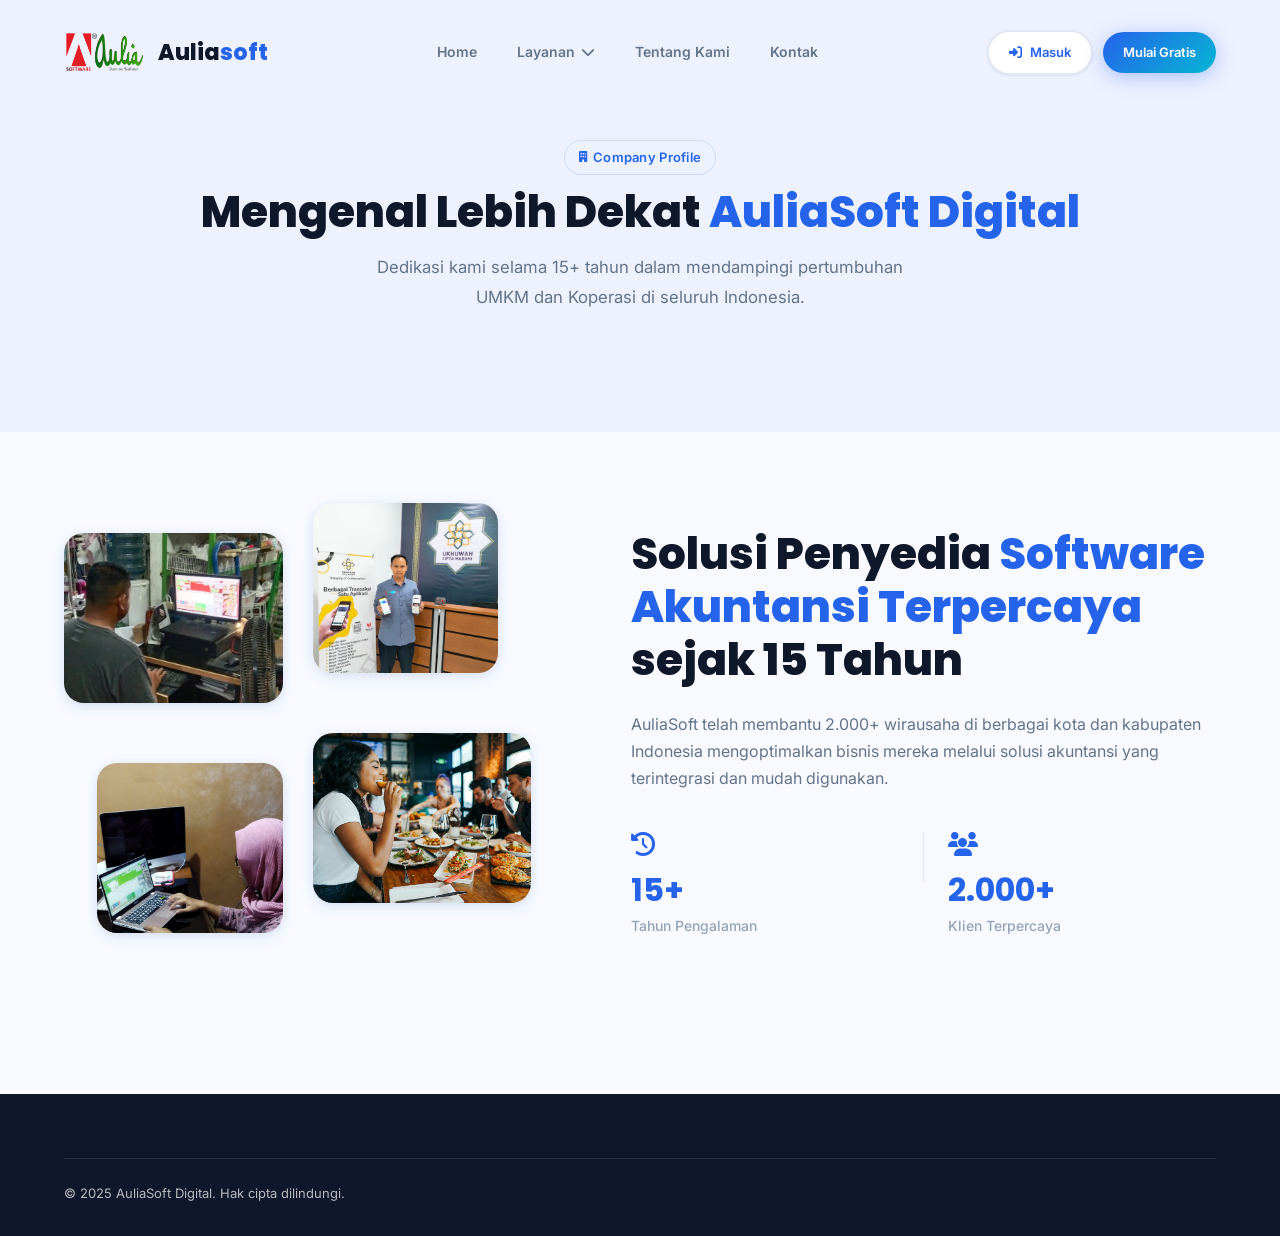
<file: about.html>
<!DOCTYPE html>
<html lang="id">

<head>
    <meta charset="UTF-8">
    <meta name="viewport" content="width=device-width, initial-scale=1.0">
    <title>Tentang Kami – AuliaSoft Digital Indonesia</title>
    <link rel="preconnect" href="https://fonts.googleapis.com">
    <link rel="preconnect" href="https://fonts.gstatic.com" crossorigin>
    <link
        href="https://fonts.googleapis.com/css2?family=Poppins:wght@400;500;600;700;800;900&family=Inter:wght@300;400;500;600&display=swap"
        rel="stylesheet">
    <link rel="stylesheet" href="https://cdnjs.cloudflare.com/ajax/libs/font-awesome/6.5.0/css/all.min.css">
    <link rel="stylesheet" href="style.css">
</head>

<body>

    <!-- NAVBAR -->
    <nav id="navbar" class="scrolled">
        <div class="container">
            <div class="nav-inner">
                <a href="index.html" class="nav-logo">
                    <div class="nav-logo-icon">
                        <img src="assets/logo/logo.png" alt="AuliaSoft Logo"
                            onerror="this.style.display='none';this.parentElement.innerHTML='<div style=\'width:38px;height:38px;background:var(--gradient-primary);border-radius:10px;display:flex;align-items:center;justify-content:center;color:white;font-size:18px;\'><i class=\'fa-solid fa-cash-register\'></i></div>';">
                    </div>
                    <div class="nav-logo-text">Aulia<span>soft</span></div>
                </a>
                <ul class="nav-links">
                    <li><a href="index.html">Home</a></li>
                    <li class="nav-dropdown">
                        <a href="javascript:void(0)" class="dropdown-trigger">Layanan <i
                                class="fa-solid fa-chevron-down"></i></a>
                        <ul class="dropdown-menu">
                            <li><a href="product-detail.html"><i class="fa-solid fa-circle-info"></i> Detail Produk</a>
                            </li>
                            <li><a href="others.html"><i class="fa-solid fa-ellipsis-h"></i> Lainnya</a></li>
                        </ul>
                    </li>
                    <li><a href="about.html" class="active">Tentang Kami</a></li>
                    <li><a href="contact.html">Kontak</a></li>
                </ul>
                <div class="nav-cta">
                    <a href="https://pos.auliasoft.com/" target="_blank" class="btn btn-outline btn-sm"><i
                            class="fa-solid fa-right-to-bracket"></i> Masuk</a>
                    <a href="https://pos.auliasoft.com/" target="_blank" class="btn btn-primary btn-sm">Mulai
                        Gratis</a>
                </div>
                <div class="hamburger" onclick="toggleMenu()">
                    <span></span><span></span><span></span>
                </div>
            </div>
        </div>
    </nav>

    <!-- MOBILE MENU -->
    <div id="mobile-menu">
        <a href="index.html" onclick="toggleMenu()">Home</a>
        <div class="mobile-menu-item">
            <span class="mobile-menu-header">Layanan</span>
            <a href="product-detail.html" onclick="toggleMenu()">Detail Produk</a>
            <a href="others.html" onclick="toggleMenu()">Lainnya</a>
        </div>
        <a href="about.html" onclick="toggleMenu()">Tentang Kami</a>
        <a href="contact.html" onclick="toggleMenu()">Kontak</a>
    </div>

    <header class="section-sm" style="background:var(--surface2); padding-top: 140px;">
        <div class="container">
            <div class="section-header center reveal visible">
                <div class="tag"><i class="fa-solid fa-building"></i> Company Profile</div>
                <h1 class="section-title" style="margin-top:12px">Mengenal Lebih Dekat <span>AuliaSoft Digital</span>
                </h1>
                <p class="section-subtitle">Dedikasi kami selama 15+ tahun dalam mendampingi pertumbuhan UMKM dan
                    Koperasi di seluruh Indonesia.</p>
            </div>
        </div>
    </header>

    <section id="about" class="section">
        <div class="container">
            <div class="stats-top reveal visible">
                <div class="stats-images-grid">
                    <img src="assets/images/tokorahmi.jpg" alt="User 1" class="stats-img stats-img-1"
                        onerror="this.src='https://placehold.co/400x300';">
                    <img src="assets/images/ukhuwah.jpg" alt="User 2" class="stats-img stats-img-2"
                        onerror="this.src='https://placehold.co/400x300';">
                    <img src="assets/images/cv.jpg" alt="User 3" class="stats-img stats-img-3"
                        onerror="this.src='https://placehold.co/400x300';">
                    <img src="assets/images/restaurant.jpg" alt="User 4" class="stats-img stats-img-4"
                        onerror="this.src='https://placehold.co/400x300';">
                </div>
                <div class="stats-content">
                    <h2 class="section-title" style="margin-bottom: 24px; text-align: left; line-height: 1.2;">Solusi
                        Penyedia <span>Software Akuntansi Terpercaya</span> sejak 15 Tahun</h2>
                    <p class="stats-desc" style="margin-top: 0;">AuliaSoft telah membantu 2.000+ wirausaha di berbagai
                        kota dan kabupaten Indonesia mengoptimalkan bisnis mereka melalui solusi akuntansi yang
                        terintegrasi dan mudah digunakan.</p>
                    <div class="stats-numbers">
                        <div class="stat-item">
                            <i class="fa-solid fa-clock-rotate-left stat-icon"></i>
                            <div class="stat-val">15+</div>
                            <div class="stat-label">Tahun Pengalaman</div>
                        </div>
                        <div class="stats-divider"></div>
                        <div class="stat-item">
                            <i class="fa-solid fa-users stat-icon"></i>
                            <div class="stat-val">2.000+</div>
                            <div class="stat-label">Klien Terpercaya</div>
                        </div>
                    </div>
                </div>
            </div>
        </div>
    </section>

    <!-- FOOTER -->
    <footer>
        <div class="container">
            <div class="footer-bottom">
                <p>© 2025 AuliaSoft Digital. Hak cipta dilindungi.</p>
            </div>
        </div>
    </footer>

    <script src="script.js"></script>
</body>

</html>
</file>
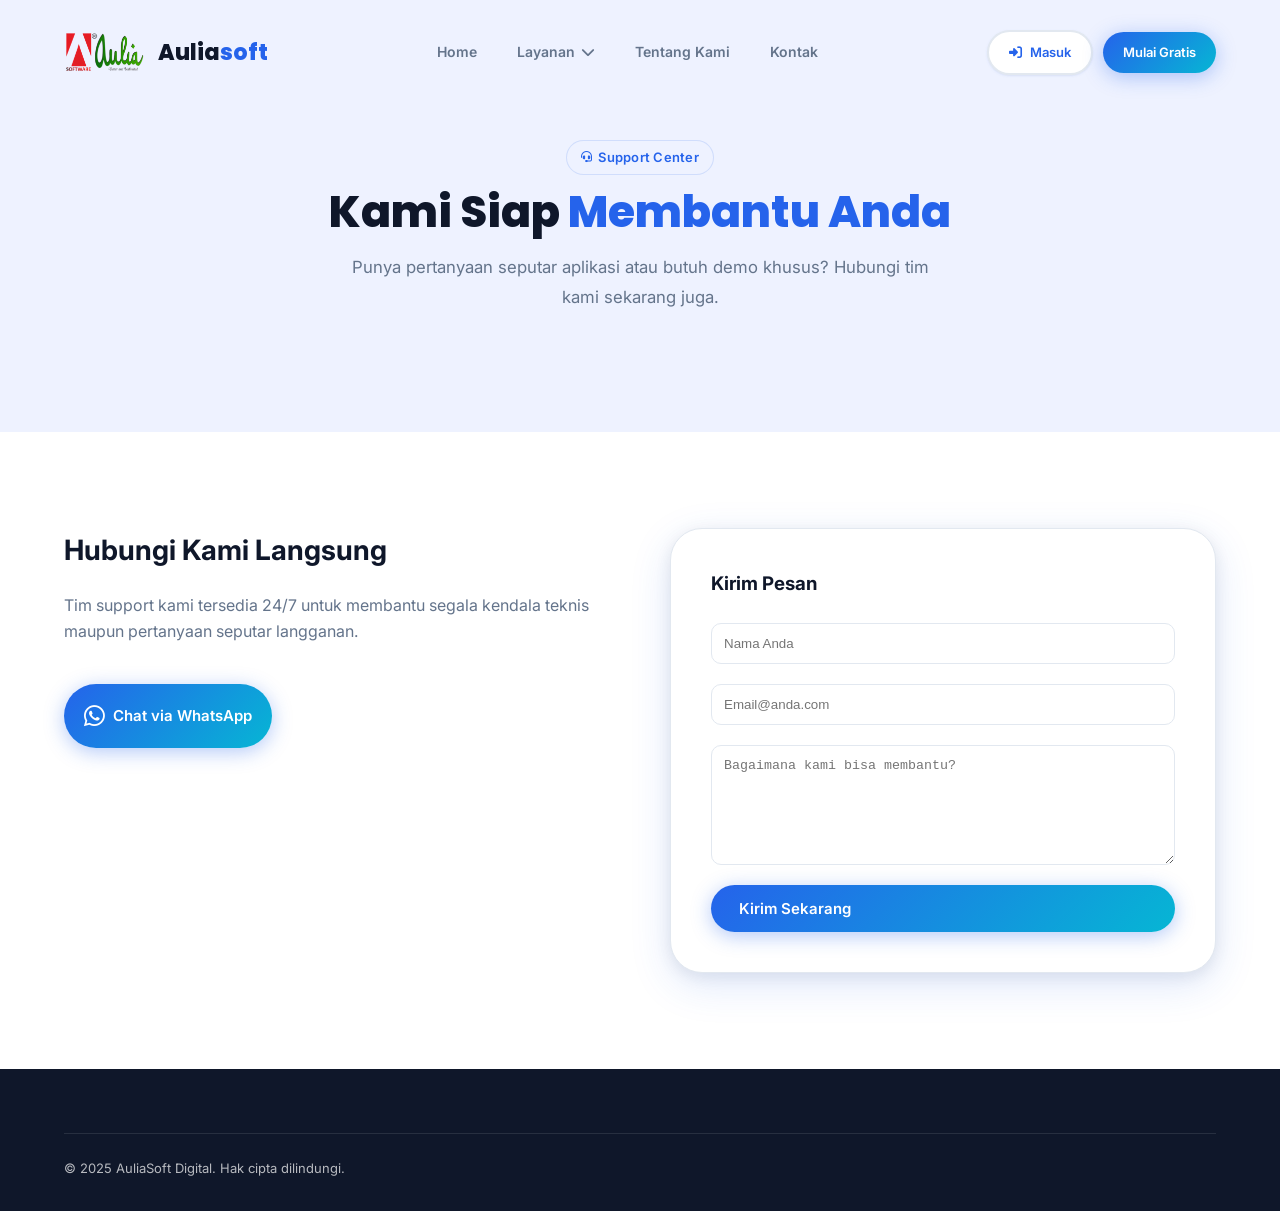
<file: contact.html>
<!DOCTYPE html>
<html lang="id">

<head>
    <meta charset="UTF-8">
    <meta name="viewport" content="width=device-width, initial-scale=1.0">
    <title>Kontak Kami – Dukungan Pelanggan AuliaSoft</title>
    <link rel="preconnect" href="https://fonts.googleapis.com">
    <link rel="preconnect" href="https://fonts.gstatic.com" crossorigin>
    <link
        href="https://fonts.googleapis.com/css2?family=Poppins:wght@400;500;600;700;800;900&family=Inter:wght@300;400;500;600&display=swap"
        rel="stylesheet">
    <link rel="stylesheet" href="https://cdnjs.cloudflare.com/ajax/libs/font-awesome/6.5.0/css/all.min.css">
    <link rel="stylesheet" href="style.css">
</head>

<body>

    <!-- NAVBAR -->
    <nav id="navbar" class="scrolled">
        <div class="container">
            <div class="nav-inner">
                <a href="index.html" class="nav-logo">
                    <div class="nav-logo-icon">
                        <img src="assets/logo/logo.png" alt="AuliaSoft Logo"
                            onerror="this.style.display='none';this.parentElement.innerHTML='<div style=\'width:38px;height:38px;background:var(--gradient-primary);border-radius:10px;display:flex;align-items:center;justify-content:center;color:white;font-size:18px;\'><i class=\'fa-solid fa-cash-register\'></i></div>';">
                    </div>
                    <div class="nav-logo-text">Aulia<span>soft</span></div>
                </a>
                <ul class="nav-links">
                    <li><a href="index.html">Home</a></li>
                    <li class="nav-dropdown">
                        <a href="javascript:void(0)" class="dropdown-trigger">Layanan <i
                                class="fa-solid fa-chevron-down"></i></a>
                        <ul class="dropdown-menu">
                            <li><a href="product-detail.html"><i class="fa-solid fa-circle-info"></i> Detail Produk</a>
                            </li>
                            <li><a href="others.html"><i class="fa-solid fa-ellipsis-h"></i> Lainnya</a></li>
                        </ul>
                    </li>
                    <li><a href="about.html">Tentang Kami</a></li>
                    <li><a href="contact.html" class="active">Kontak</a></li>
                </ul>
                <div class="nav-cta">
                    <a href="https://pos.auliasoft.com/" target="_blank" class="btn btn-outline btn-sm"><i
                            class="fa-solid fa-right-to-bracket"></i> Masuk</a>
                    <a href="https://pos.auliasoft.com/" target="_blank" class="btn btn-primary btn-sm">Mulai
                        Gratis</a>
                </div>
                <div class="hamburger" onclick="toggleMenu()">
                    <span></span><span></span><span></span>
                </div>
            </div>
        </div>
    </nav>

    <!-- MOBILE MENU -->
    <div id="mobile-menu">
        <a href="index.html" onclick="toggleMenu()">Home</a>
        <div class="mobile-menu-item">
            <span class="mobile-menu-header">Layanan</span>
            <a href="product-detail.html" onclick="toggleMenu()">Detail Produk</a>
            <a href="others.html" onclick="toggleMenu()">Lainnya</a>
        </div>
        <a href="about.html" onclick="toggleMenu()">Tentang Kami</a>
        <a href="contact.html" onclick="toggleMenu()">Kontak</a>
    </div>

    <header class="section-sm" style="background:var(--surface2); padding-top: 140px;">
        <div class="container">
            <div class="section-header center reveal visible">
                <div class="tag"><i class="fa-solid fa-headset"></i> Support Center</div>
                <h1 class="section-title" style="margin-top:12px">Kami Siap <span>Membantu Anda</span></h1>
                <p class="section-subtitle">Punya pertanyaan seputar aplikasi atau butuh demo khusus? Hubungi tim kami
                    sekarang juga.</p>
            </div>
        </div>
    </header>

    <section class="section">
        <div class="container">
            <div style="display:grid; grid-template-columns: 1fr 1fr; gap: 60px; align-items: start;">
                <div>
                    <h2 style="font-size:28px; margin-bottom: 20px;">Hubungi Kami Langsung</h2>
                    <p style="color:var(--text-muted); margin-bottom: 40px;">Tim support kami tersedia 24/7 untuk
                        membantu segala kendala teknis maupun pertanyaan seputar langganan.</p>
                    <a href="https://wa.me/6281241945881" target="_blank" class="btn btn-primary"
                        style="justify-content:center; padding: 20px;">
                        <i class="fab fa-whatsapp" style="font-size:24px;"></i> Chat via WhatsApp
                    </a>
                </div>
                <div
                    style="background:white; padding:40px; border-radius:var(--radius-xl); border:1px solid var(--border); box-shadow: var(--shadow-lg);">
                    <h3 style="margin-bottom:24px;">Kirim Pesan</h3>
                    <div style="display:flex; flex-direction:column; gap:20px;">
                        <input type="text" placeholder="Nama Anda"
                            style="width:100%; padding:12px; border:1px solid var(--border); border-radius:10px;">
                        <input type="email" placeholder="Email@anda.com"
                            style="width:100%; padding:12px; border:1px solid var(--border); border-radius:10px;">
                        <textarea placeholder="Bagaimana kami bisa membantu?"
                            style="width:100%; padding:12px; border:1px solid var(--border); border-radius:10px; height:120px;"></textarea>
                        <button class="btn btn-primary btn-full">Kirim Sekarang</button>
                    </div>
                </div>
            </div>
        </div>
    </section>

    <!-- FOOTER -->
    <footer>
        <div class="container">
            <div class="footer-bottom">
                <p>© 2025 AuliaSoft Digital. Hak cipta dilindungi.</p>
            </div>
        </div>
    </footer>

    <script src="script.js"></script>
</body>

</html>
</file>
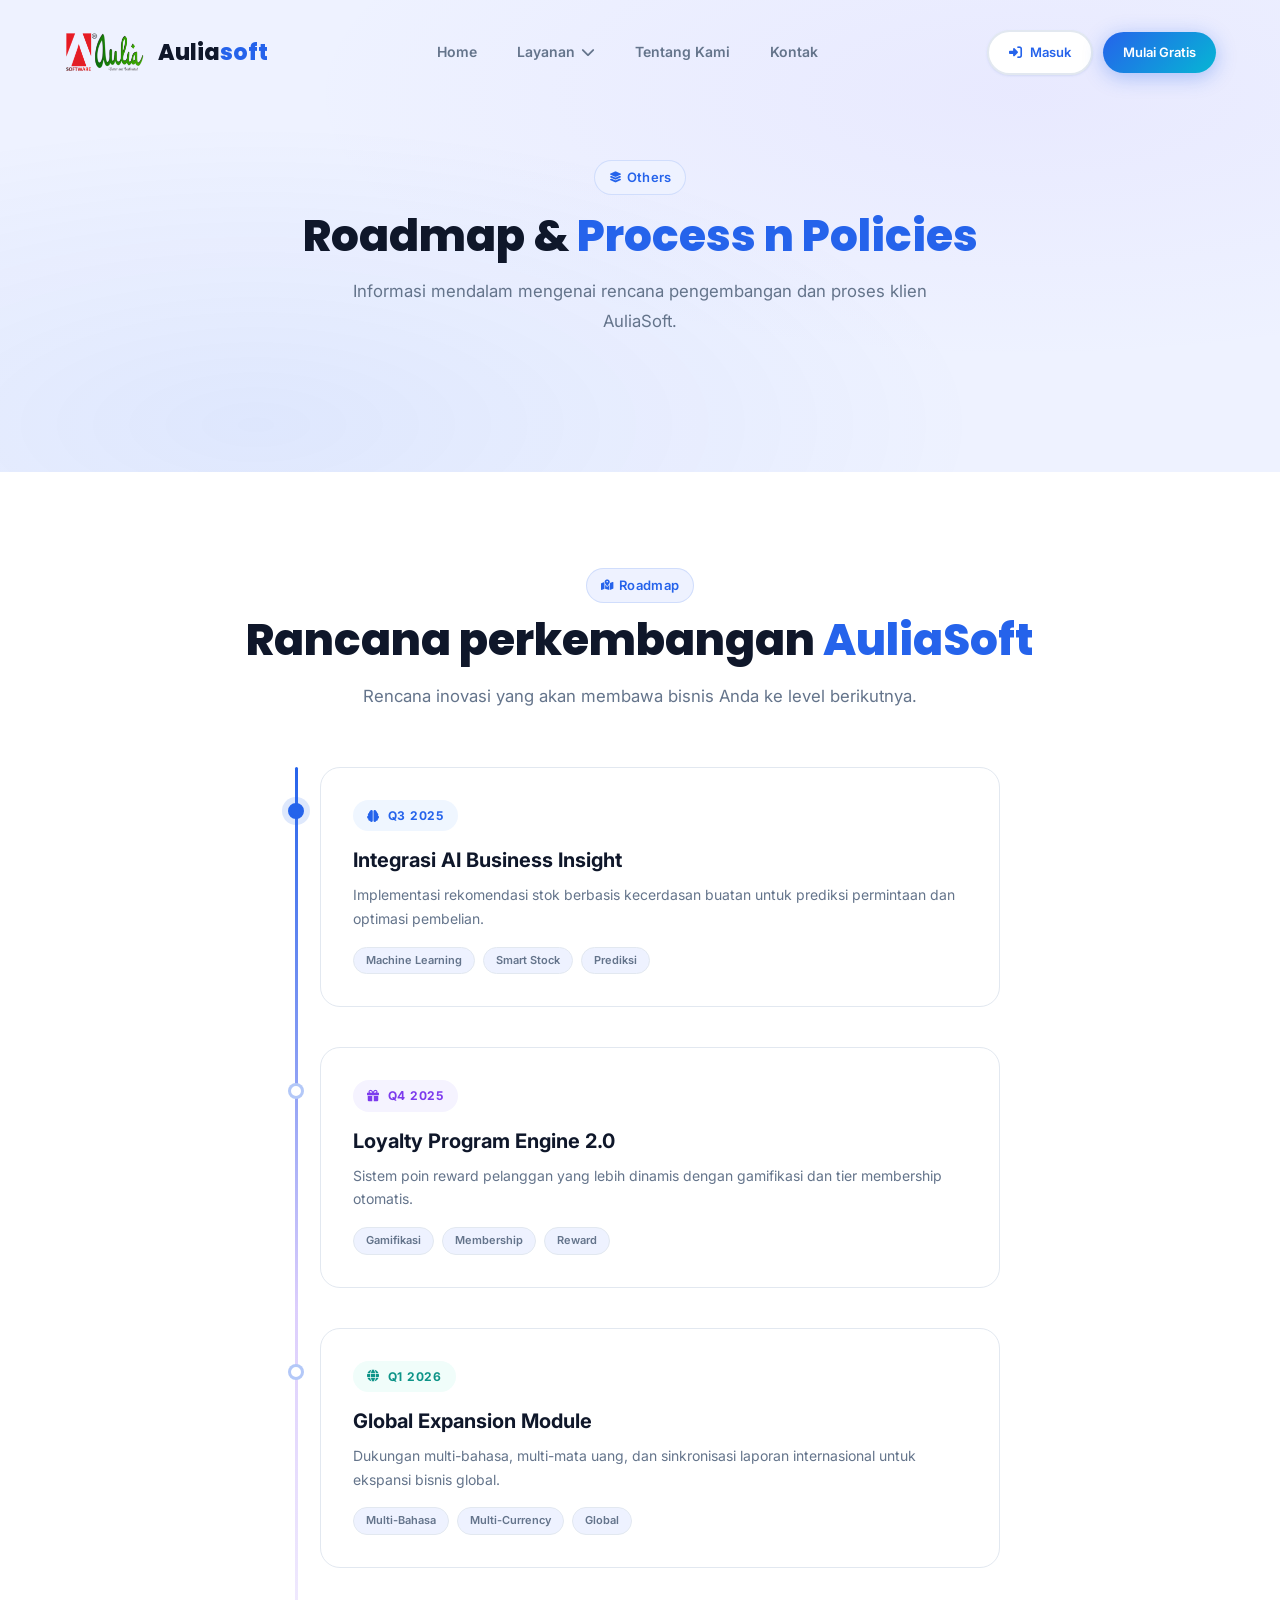
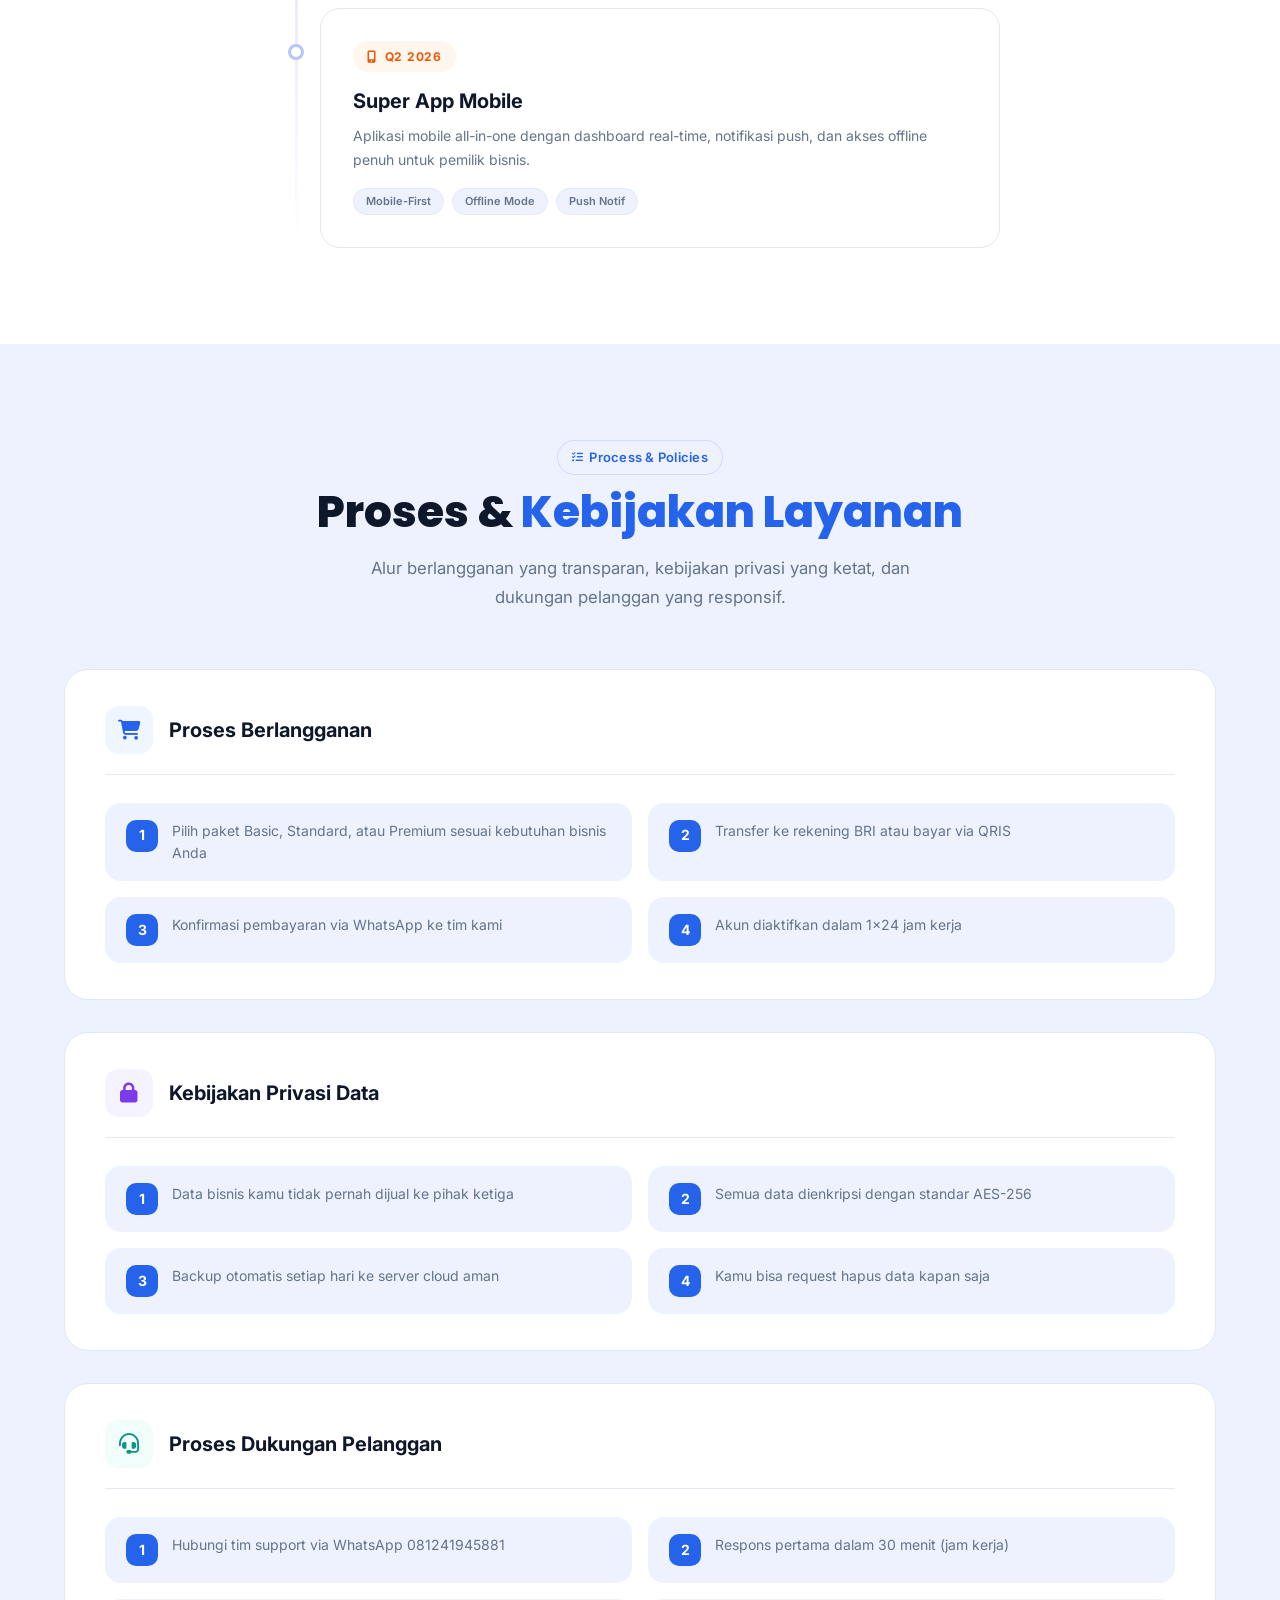
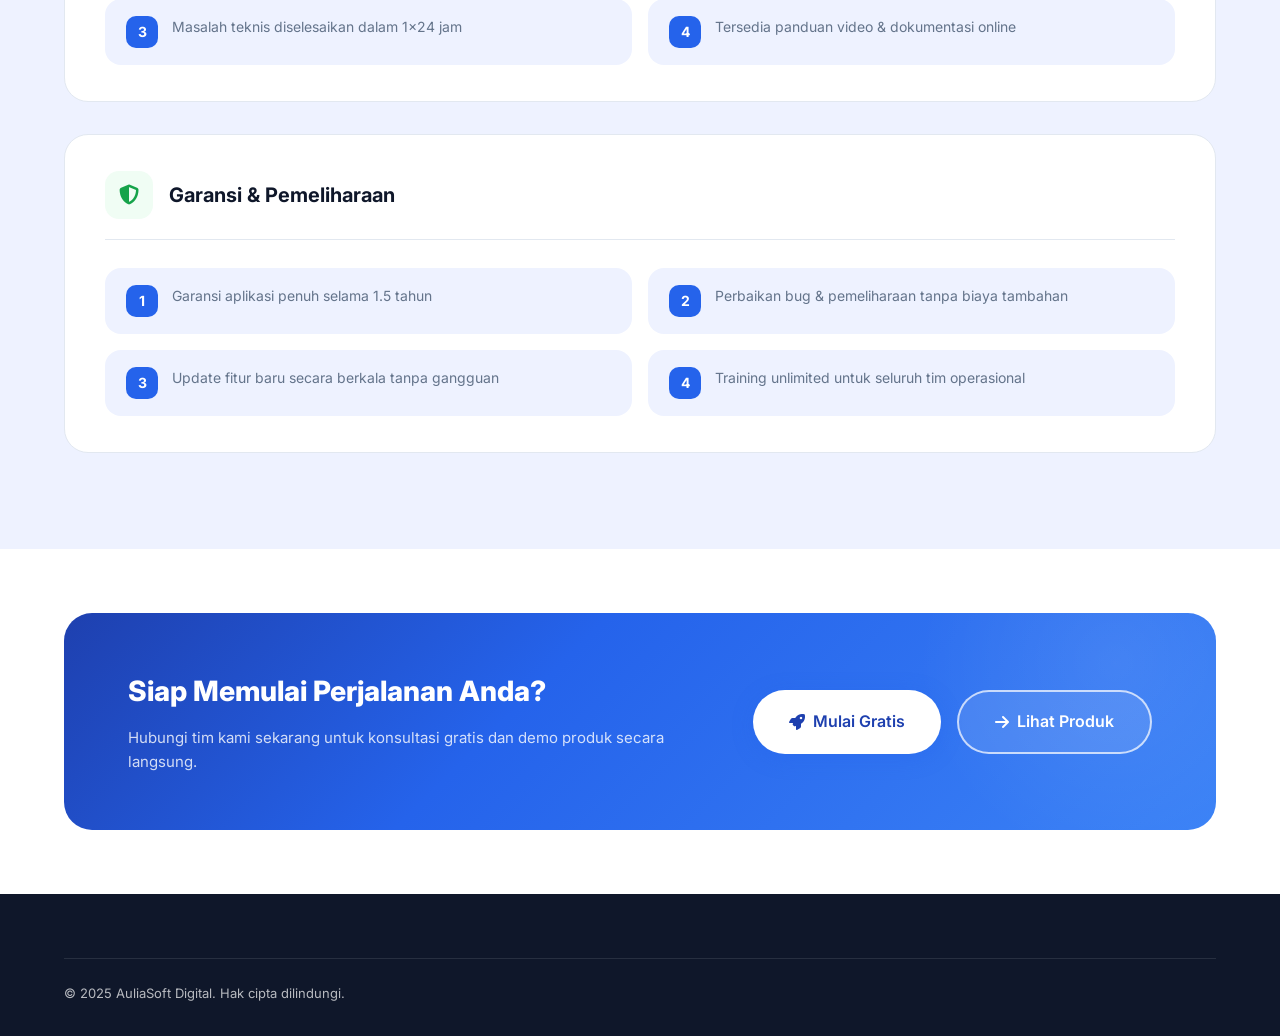
<file: others.html>
<!DOCTYPE html>
<html lang="id">

<head>
    <meta charset="UTF-8">
    <meta name="viewport" content="width=device-width, initial-scale=1.0">
    <title>Lainnya – Roadmap & Process n Policies</title>
    <meta name="description"
        content="Pelajari roadmap pengembangan AuliaSoft, alur onboarding, dan kebijakan layanan kami. Transparan, modern, dan terpercaya.">
    <link rel="preconnect" href="https://fonts.googleapis.com">
    <link rel="preconnect" href="https://fonts.gstatic.com" crossorigin>
    <link
        href="https://fonts.googleapis.com/css2?family=Poppins:wght@400;500;600;700;800;900&family=Inter:wght@300;400;500;600&display=swap"
        rel="stylesheet">
    <link rel="stylesheet" href="https://cdnjs.cloudflare.com/ajax/libs/font-awesome/6.5.0/css/all.min.css">
    <link rel="stylesheet" href="style.css">
</head>

<body>

    <!-- NAVBAR -->
    <nav id="navbar" class="scrolled">
        <div class="container">
            <div class="nav-inner">
                <a href="index.html" class="nav-logo">
                    <div class="nav-logo-icon">
                        <img src="assets/logo/logo.png" alt="AuliaSoft Logo"
                            onerror="this.style.display='none';this.parentElement.innerHTML='<div style=\'width:38px;height:38px;background:var(--gradient-primary);border-radius:10px;display:flex;align-items:center;justify-content:center;color:white;font-size:18px;\'><i class=\'fa-solid fa-cash-register\'></i></div>';">
                    </div>
                    <div class="nav-logo-text">Aulia<span>soft</span></div>
                </a>
                <ul class="nav-links">
                    <li><a href="index.html">Home</a></li>
                    <li class="nav-dropdown">
                        <a href="javascript:void(0)" class="dropdown-trigger active">Layanan <i
                                class="fa-solid fa-chevron-down"></i></a>
                        <ul class="dropdown-menu">
                            <li><a href="product-detail.html"><i class="fa-solid fa-circle-info"></i> Detail Produk</a>
                            </li>
                            <li><a href="others.html"><i class="fa-solid fa-ellipsis-h"></i> Lainnya</a></li>
                        </ul>
                    </li>
                    <li><a href="about.html">Tentang Kami</a></li>
                    <li><a href="contact.html">Kontak</a></li>
                </ul>
                <div class="nav-cta">
                    <a href="https://pos.auliasoft.com/" target="_blank" class="btn btn-outline btn-sm"><i
                            class="fa-solid fa-right-to-bracket"></i> Masuk</a>
                    <a href="https://pos.auliasoft.com/" target="_blank" class="btn btn-primary btn-sm">Mulai
                        Gratis</a>
                </div>
                <div class="hamburger" onclick="toggleMenu()">
                    <span></span><span></span><span></span>
                </div>
            </div>
        </div>
    </nav>

    <!-- MOBILE MENU -->
    <div id="mobile-menu">
        <a href="index.html" onclick="toggleMenu()">Home</a>
        <div class="mobile-menu-item">
            <span class="mobile-menu-header">Layanan</span>
            <a href="product-detail.html" onclick="toggleMenu()">Detail Produk</a>
            <a href="others.html" onclick="toggleMenu()">Lainnya</a>
        </div>
        <a href="about.html" onclick="toggleMenu()">Tentang Kami</a>
        <a href="contact.html" onclick="toggleMenu()">Kontak</a>
    </div>

    <!-- HERO HEADER -->
    <header class="oth-hero">
        <div class="oth-hero-bg"></div>
        <div class="container">
            <div class="section-header center reveal visible">
                <div class="tag"><i class="fa-solid fa-layer-group"></i> Others</div>
                <h1 class="section-title" style="margin-top:16px">Roadmap & <span> Process n Policies</span></h1>
                <p class="section-subtitle" style="margin-top:12px;max-width:600px;margin-left:auto;margin-right:auto;">
                    Informasi mendalam mengenai rencana pengembangan dan proses klien AuliaSoft.</p>
            </div>
        </div>
    </header>

    <!-- SECTION 1: ROADMAP -->
    <section id="roadmap" class="section">
        <div class="container">
            <div class="section-header center reveal">
                <div class="tag"><i class="fa-solid fa-map-location-dot"></i> Roadmap</div>
                <h2 class="section-title" style="margin-top:12px">Rancana perkembangan <span>AuliaSoft</span></h2>
                <p class="section-subtitle">Rencana inovasi yang akan membawa bisnis Anda ke level berikutnya.</p>
            </div>
            <div class="oth-timeline">
                <!-- Timeline Item 1 -->
                <div class="oth-tl-item reveal">
                    <div class="oth-tl-dot-wrap">
                        <div class="oth-tl-dot oth-tl-dot--active"></div>
                    </div>
                    <div class="oth-tl-card">
                        <div class="oth-tl-badge oth-tl-badge--blue">
                            <i class="fa-solid fa-brain"></i> Q3 2025
                        </div>
                        <h4 class="oth-tl-title">Integrasi AI Business Insight</h4>
                        <p class="oth-tl-desc">Implementasi rekomendasi stok berbasis kecerdasan buatan untuk prediksi
                            permintaan dan optimasi pembelian.</p>
                        <div class="oth-tl-tags">
                            <span>Machine Learning</span>
                            <span>Smart Stock</span>
                            <span>Prediksi</span>
                        </div>
                    </div>
                </div>
                <!-- Timeline Item 2 -->
                <div class="oth-tl-item reveal">
                    <div class="oth-tl-dot-wrap">
                        <div class="oth-tl-dot oth-tl-dot--upcoming"></div>
                    </div>
                    <div class="oth-tl-card">
                        <div class="oth-tl-badge oth-tl-badge--purple">
                            <i class="fa-solid fa-gift"></i> Q4 2025
                        </div>
                        <h4 class="oth-tl-title">Loyalty Program Engine 2.0</h4>
                        <p class="oth-tl-desc">Sistem poin reward pelanggan yang lebih dinamis dengan gamifikasi dan
                            tier membership otomatis.</p>
                        <div class="oth-tl-tags">
                            <span>Gamifikasi</span>
                            <span>Membership</span>
                            <span>Reward</span>
                        </div>
                    </div>
                </div>
                <!-- Timeline Item 3 -->
                <div class="oth-tl-item reveal">
                    <div class="oth-tl-dot-wrap">
                        <div class="oth-tl-dot oth-tl-dot--upcoming"></div>
                    </div>
                    <div class="oth-tl-card">
                        <div class="oth-tl-badge oth-tl-badge--teal">
                            <i class="fa-solid fa-globe"></i> Q1 2026
                        </div>
                        <h4 class="oth-tl-title">Global Expansion Module</h4>
                        <p class="oth-tl-desc">Dukungan multi-bahasa, multi-mata uang, dan sinkronisasi laporan
                            internasional untuk ekspansi bisnis global.</p>
                        <div class="oth-tl-tags">
                            <span>Multi-Bahasa</span>
                            <span>Multi-Currency</span>
                            <span>Global</span>
                        </div>
                    </div>
                </div>
                <!-- Timeline Item 4 -->
                <div class="oth-tl-item reveal">
                    <div class="oth-tl-dot-wrap">
                        <div class="oth-tl-dot oth-tl-dot--upcoming"></div>
                    </div>
                    <div class="oth-tl-card">
                        <div class="oth-tl-badge oth-tl-badge--orange">
                            <i class="fa-solid fa-mobile-screen-button"></i> Q2 2026
                        </div>
                        <h4 class="oth-tl-title">Super App Mobile</h4>
                        <p class="oth-tl-desc">Aplikasi mobile all-in-one dengan dashboard real-time, notifikasi push,
                            dan akses offline penuh untuk pemilik bisnis.</p>
                        <div class="oth-tl-tags">
                            <span>Mobile-First</span>
                            <span>Offline Mode</span>
                            <span>Push Notif</span>
                        </div>
                    </div>
                </div>
            </div>
        </div>
    </section>

    <!-- SECTION 2: PROCESS & POLICIES -->
    <section id="process" class="section" style="background:var(--surface2)">
        <div class="container">
            <div class="section-header center reveal">
                <div class="tag"><i class="fa-solid fa-list-check"></i> Process & Policies</div>
                <h2 class="section-title" style="margin-top:12px">Proses & <span>Kebijakan Layanan</span></h2>
                <p class="section-subtitle">Alur berlangganan yang transparan, kebijakan privasi yang ketat, dan dukungan
                    pelanggan yang responsif.</p>
            </div>

            <!-- SUB 1: Proses Berlangganan -->
            <div class="oth-pp-block reveal">
                <div class="oth-pp-header">
                    <div class="oth-pp-header-icon oth-pp-icon--blue">
                        <i class="fa-solid fa-cart-shopping"></i>
                    </div>
                    <h3 class="oth-pp-header-title">Proses Berlangganan</h3>
                </div>
                <div class="oth-pp-items">
                    <div class="oth-pp-item">
                        <div class="oth-pp-num">1</div>
                        <p>Pilih paket Basic, Standard, atau Premium sesuai kebutuhan bisnis Anda</p>
                    </div>
                    <div class="oth-pp-item">
                        <div class="oth-pp-num">2</div>
                        <p>Transfer ke rekening BRI atau bayar via QRIS</p>
                    </div>
                    <div class="oth-pp-item">
                        <div class="oth-pp-num">3</div>
                        <p>Konfirmasi pembayaran via WhatsApp ke tim kami</p>
                    </div>
                    <div class="oth-pp-item">
                        <div class="oth-pp-num">4</div>
                        <p>Akun diaktifkan dalam 1×24 jam kerja</p>
                    </div>
                </div>
            </div>

            <!-- SUB 2: Kebijakan Privasi Data -->
            <div class="oth-pp-block reveal">
                <div class="oth-pp-header">
                    <div class="oth-pp-header-icon oth-pp-icon--purple">
                        <i class="fa-solid fa-lock"></i>
                    </div>
                    <h3 class="oth-pp-header-title">Kebijakan Privasi Data</h3>
                </div>
                <div class="oth-pp-items">
                    <div class="oth-pp-item">
                        <div class="oth-pp-num">1</div>
                        <p>Data bisnis kamu tidak pernah dijual ke pihak ketiga</p>
                    </div>
                    <div class="oth-pp-item">
                        <div class="oth-pp-num">2</div>
                        <p>Semua data dienkripsi dengan standar AES-256</p>
                    </div>
                    <div class="oth-pp-item">
                        <div class="oth-pp-num">3</div>
                        <p>Backup otomatis setiap hari ke server cloud aman</p>
                    </div>
                    <div class="oth-pp-item">
                        <div class="oth-pp-num">4</div>
                        <p>Kamu bisa request hapus data kapan saja</p>
                    </div>
                </div>
            </div>

            <!-- SUB 3: Proses Dukungan Pelanggan -->
            <div class="oth-pp-block reveal">
                <div class="oth-pp-header">
                    <div class="oth-pp-header-icon oth-pp-icon--teal">
                        <i class="fa-solid fa-headset"></i>
                    </div>
                    <h3 class="oth-pp-header-title">Proses Dukungan Pelanggan</h3>
                </div>
                <div class="oth-pp-items">
                    <div class="oth-pp-item">
                        <div class="oth-pp-num">1</div>
                        <p>Hubungi tim support via WhatsApp 081241945881</p>
                    </div>
                    <div class="oth-pp-item">
                        <div class="oth-pp-num">2</div>
                        <p>Respons pertama dalam 30 menit (jam kerja)</p>
                    </div>
                    <div class="oth-pp-item">
                        <div class="oth-pp-num">3</div>
                        <p>Masalah teknis diselesaikan dalam 1×24 jam</p>
                    </div>
                    <div class="oth-pp-item">
                        <div class="oth-pp-num">4</div>
                        <p>Tersedia panduan video & dokumentasi online</p>
                    </div>
                </div>
            </div>

            <!-- SUB 4: Garansi & Update (bonus) -->
            <div class="oth-pp-block reveal">
                <div class="oth-pp-header">
                    <div class="oth-pp-header-icon oth-pp-icon--green">
                        <i class="fa-solid fa-shield-halved"></i>
                    </div>
                    <h3 class="oth-pp-header-title">Garansi & Pemeliharaan</h3>
                </div>
                <div class="oth-pp-items">
                    <div class="oth-pp-item">
                        <div class="oth-pp-num">1</div>
                        <p>Garansi aplikasi penuh selama 1.5 tahun</p>
                    </div>
                    <div class="oth-pp-item">
                        <div class="oth-pp-num">2</div>
                        <p>Perbaikan bug & pemeliharaan tanpa biaya tambahan</p>
                    </div>
                    <div class="oth-pp-item">
                        <div class="oth-pp-num">3</div>
                        <p>Update fitur baru secara berkala tanpa gangguan</p>
                    </div>
                    <div class="oth-pp-item">
                        <div class="oth-pp-num">4</div>
                        <p>Training unlimited untuk seluruh tim operasional</p>
                    </div>
                </div>
            </div>
        </div>
    </section>

    <!-- MINI CTA -->
    <section class="section-sm">
        <div class="container">
            <div class="oth-cta-banner reveal">
                <div class="oth-cta-content">
                    <h3>Siap Memulai Perjalanan Anda?</h3>
                    <p>Hubungi tim kami sekarang untuk konsultasi gratis dan demo produk secara langsung.</p>
                </div>
                <div class="oth-cta-actions">
                    <a href="https://pos.auliasoft.com/" target="_blank" class="btn btn-primary btn-lg">
                        <i class="fa-solid fa-rocket"></i> Mulai Gratis
                    </a>
                    <a href="product-detail.html" class="btn btn-lg" style="border:2px solid rgba(255,255,255,0.7); color:white; background:rgba(255,255,255,0.1);">
                        <i class="fa-solid fa-arrow-right"></i> Lihat Produk
                    </a>
                </div>
            </div>
        </div>
    </section>

    <!-- FOOTER -->
    <footer>
        <div class="container">
            <div class="footer-bottom">
                <p>© 2025 AuliaSoft Digital. Hak cipta dilindungi.</p>
            </div>
        </div>
    </footer>

    <script src="script.js"></script>
</body>

</html>
</file>
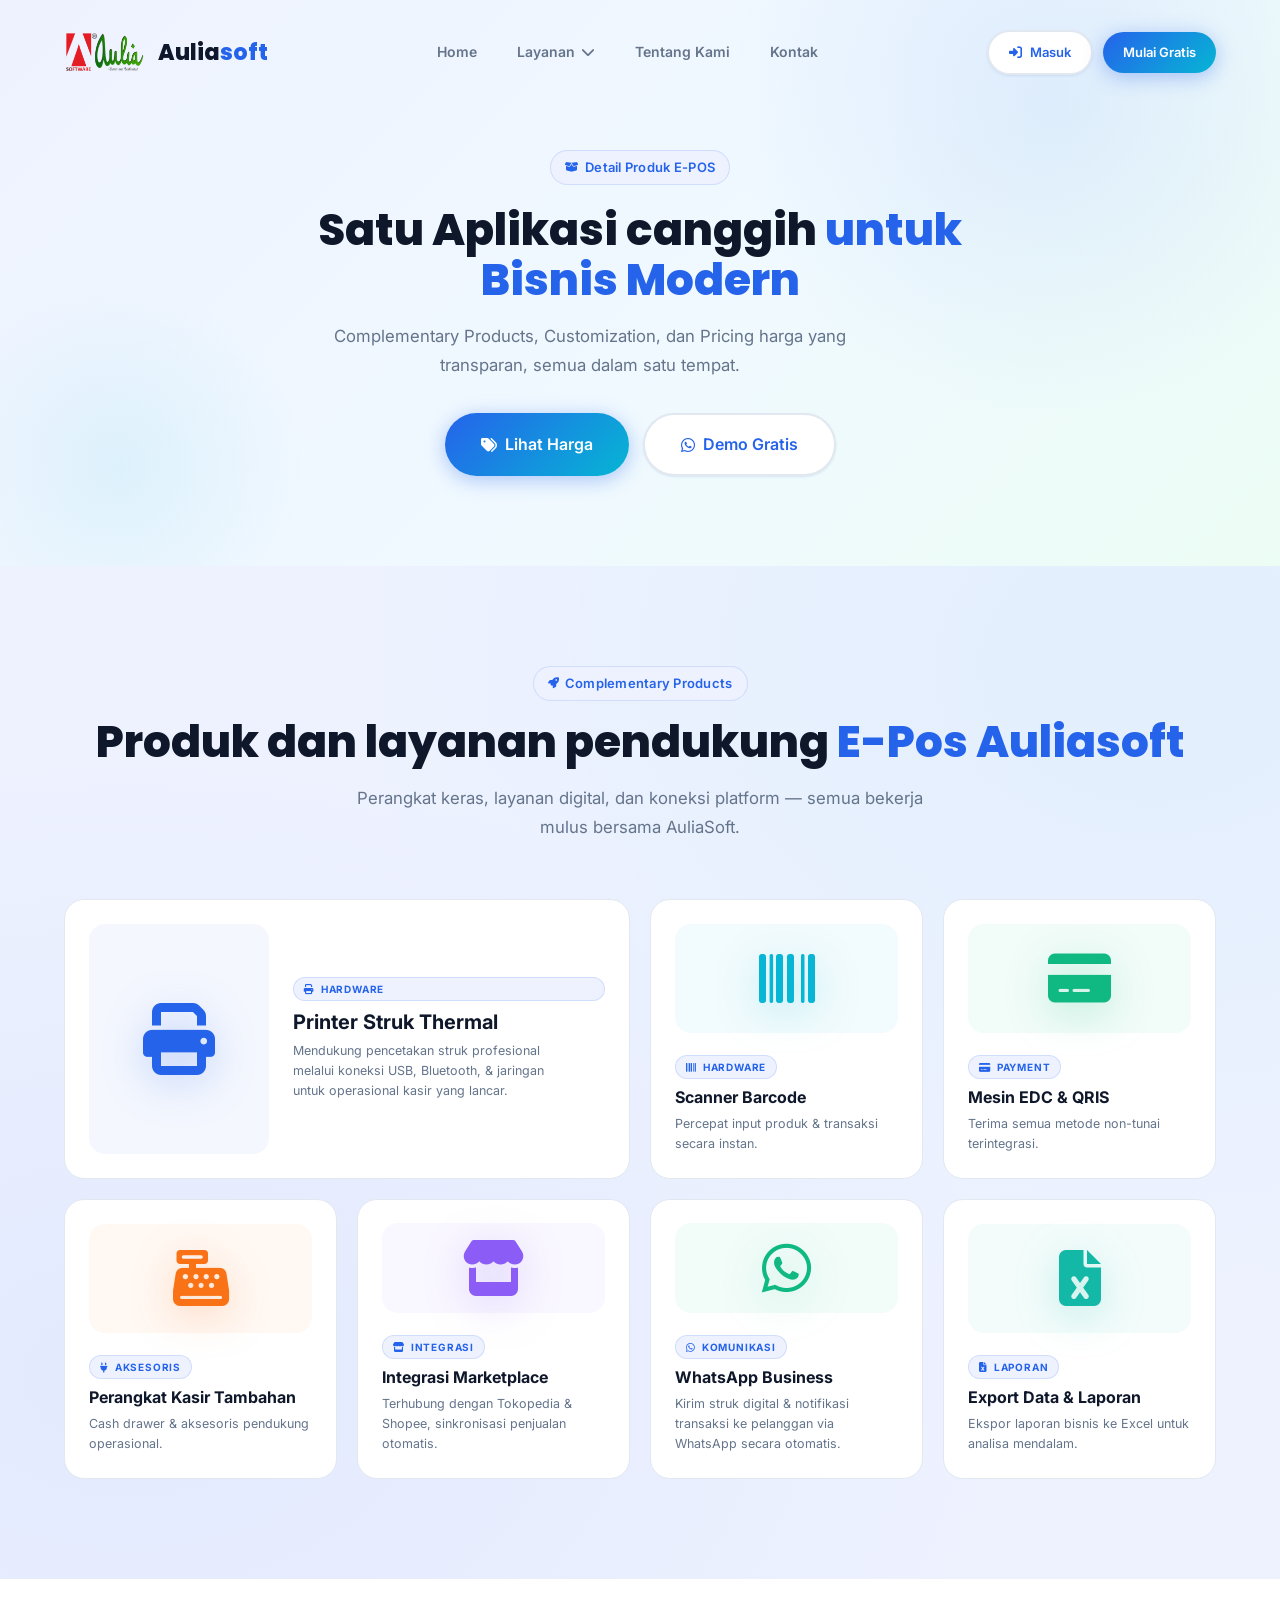
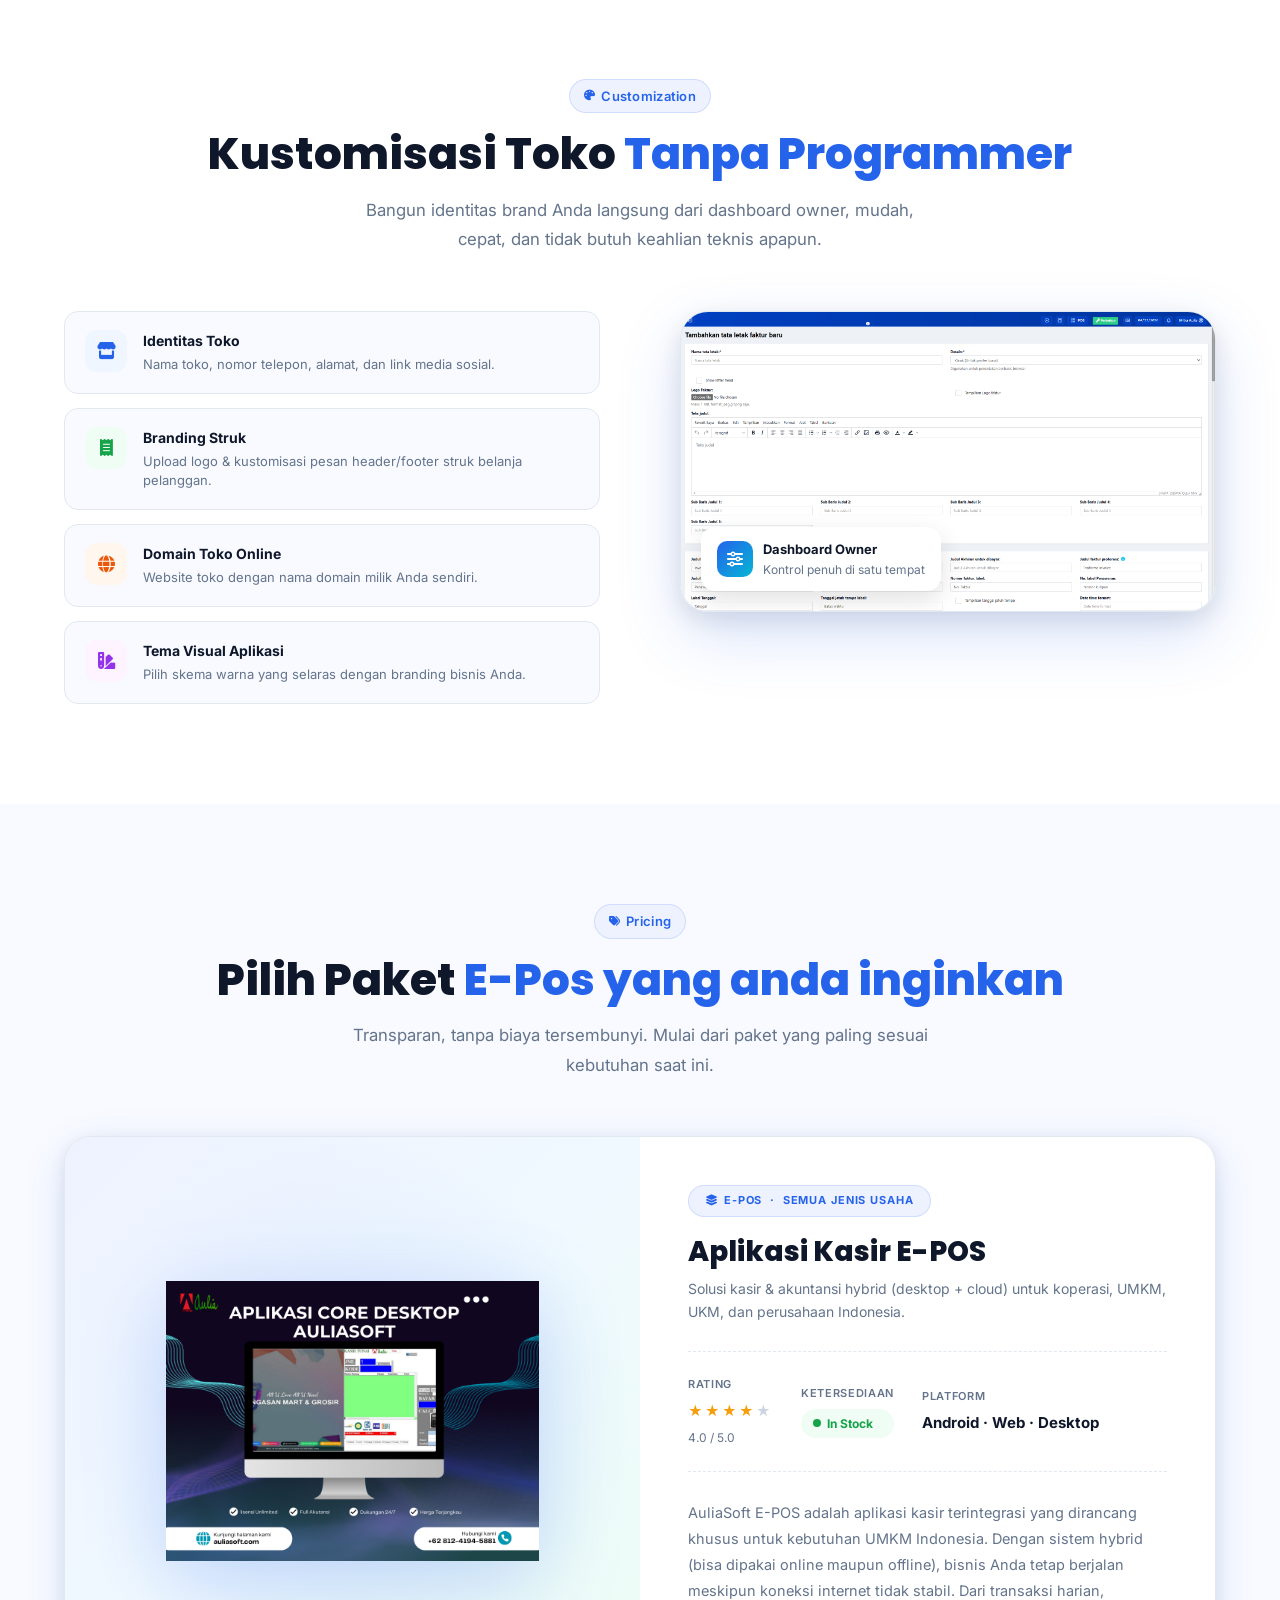
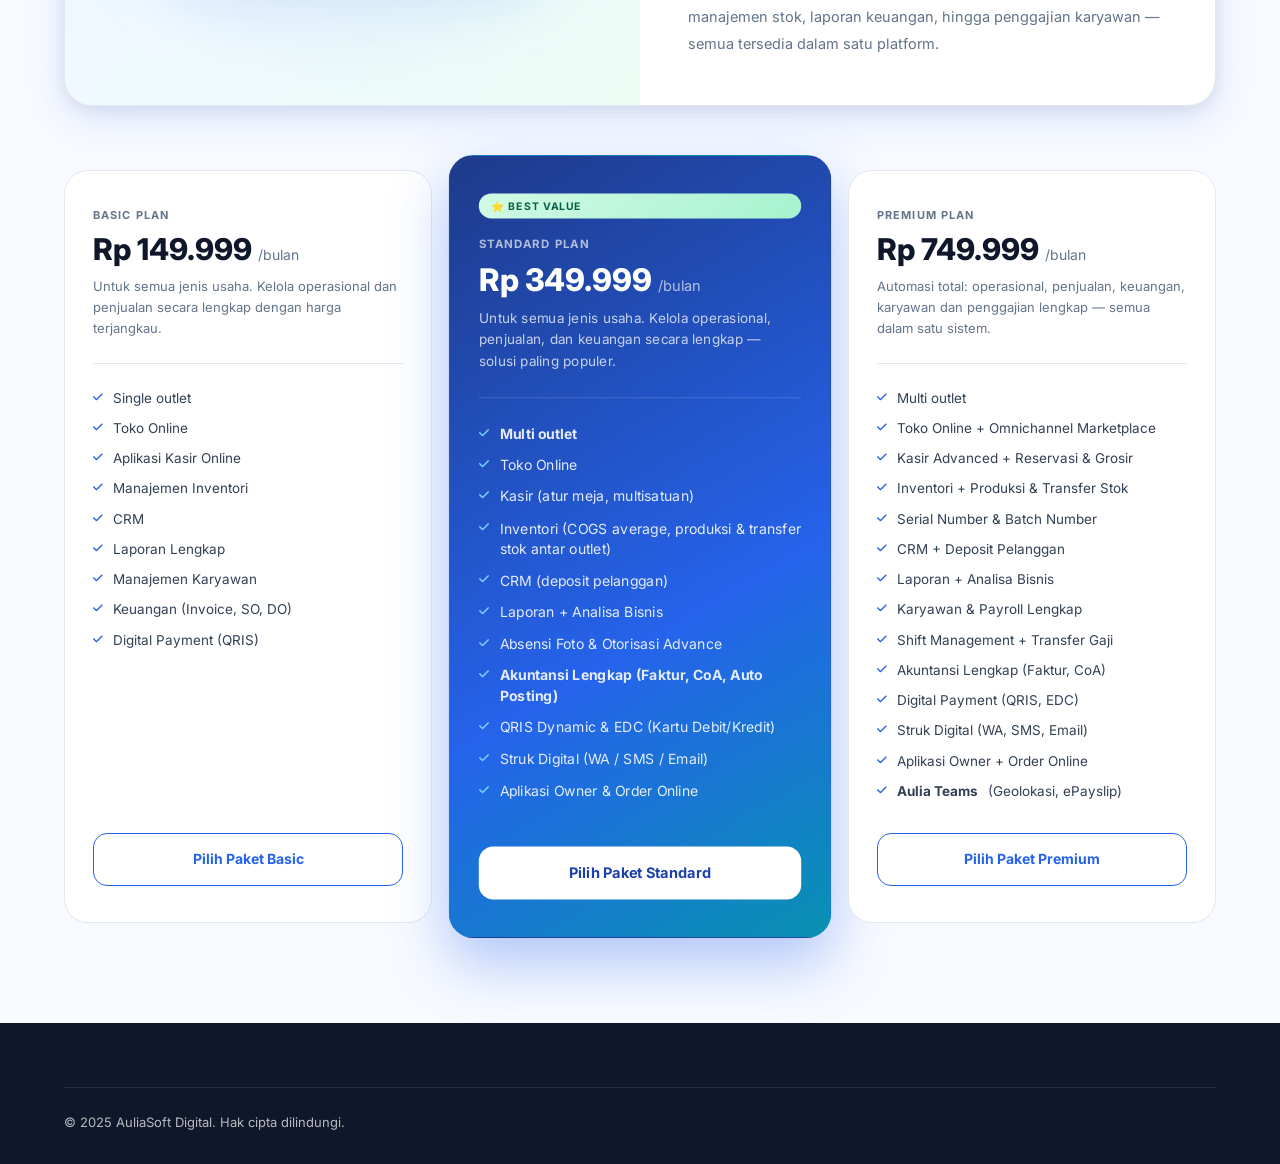
<file: product-detail.html>
<!DOCTYPE html>
<html lang="id">

<head>
    <meta charset="UTF-8">
    <meta name="viewport" content="width=device-width, initial-scale=1.0">
    <title>Detail Produk – AuliaSoft E-POS</title>
    <meta name="description"
        content="Ekosistem lengkap AuliaSoft: hardware pendukung, kustomisasi toko, dan paket harga transparan.">
    <link rel="preconnect" href="https://fonts.googleapis.com">
    <link rel="preconnect" href="https://fonts.gstatic.com" crossorigin>
    <link
        href="https://fonts.googleapis.com/css2?family=Poppins:wght@400;500;600;700;800;900&family=Inter:wght@300;400;500;600&display=swap"
        rel="stylesheet">
    <link rel="stylesheet" href="https://cdnjs.cloudflare.com/ajax/libs/font-awesome/6.5.0/css/all.min.css">
    <link rel="stylesheet" href="style.css">
</head>

<body>

    <!-- NAVBAR -->
    <nav id="navbar" class="scrolled">
        <div class="container">
            <div class="nav-inner">
                <a href="index.html" class="nav-logo">
                    <div class="nav-logo-icon">
                        <img src="assets/logo/logo.png" alt="AuliaSoft Logo"
                            onerror="this.style.display='none';this.parentElement.innerHTML='<div style=\'width:38px;height:38px;background:var(--gradient-primary);border-radius:10px;display:flex;align-items:center;justify-content:center;color:white;font-size:18px;\'><i class=\'fa-solid fa-cash-register\'></i></div>';">
                    </div>
                    <div class="nav-logo-text">Aulia<span>soft</span></div>
                </a>
                <ul class="nav-links">
                    <li><a href="index.html">Home</a></li>
                    <li class="nav-dropdown">
                        <a href="javascript:void(0)" class="dropdown-trigger active">Layanan <i
                                class="fa-solid fa-chevron-down"></i></a>
                        <ul class="dropdown-menu">
                            <li><a href="product-detail.html"><i class="fa-solid fa-circle-info"></i> Detail Produk</a>
                            </li>
                            <li><a href="others.html"><i class="fa-solid fa-ellipsis-h"></i> Lainnya</a></li>
                        </ul>
                    </li>
                    <li><a href="about.html">Tentang Kami</a></li>
                    <li><a href="contact.html">Kontak</a></li>
                </ul>
                <div class="nav-cta">
                    <a href="https://pos.auliasoft.com/" target="_blank" class="btn btn-outline btn-sm"><i
                            class="fa-solid fa-right-to-bracket"></i> Masuk</a>
                    <a href="https://pos.auliasoft.com/" target="_blank" class="btn btn-primary btn-sm">Mulai
                        Gratis</a>
                </div>
                <div class="hamburger" onclick="toggleMenu()"><span></span><span></span><span></span></div>
            </div>
        </div>
    </nav>

    <!-- MOBILE MENU -->
    <div id="mobile-menu">
        <a href="index.html" onclick="toggleMenu()">Home</a>
        <div class="mobile-menu-item">
            <span class="mobile-menu-header">Layanan</span>
            <a href="product-detail.html" onclick="toggleMenu()">Detail Produk</a>
            <a href="others.html" onclick="toggleMenu()">Lainnya</a>
        </div>
        <a href="about.html" onclick="toggleMenu()">Tentang Kami</a>
        <a href="contact.html" onclick="toggleMenu()">Kontak</a>
    </div>

    <!-- PAGE HERO -->
    <section class="pd-hero">
        <div class="container">
            <div class="pd-hero-content reveal">
                <div class="tag"><i class="fa-solid fa-box-open"></i> Detail Produk E-POS</div>
                <h1 class="section-title" style="margin-top:20px;">Satu Aplikasi canggih <span>untuk Bisnis
                        Modern</span>
                </h1>
                <p class="section-subtitle" style="margin-top:16px;">Complementary Products, Customization, dan Pricing
                    harga yang transparan, semua dalam satu tempat.</p>
                <div style="margin-top:32px; display:flex; gap:14px; justify-content:center; flex-wrap:wrap;">
                    <a href="#pricing" class="btn btn-primary btn-lg"><i class="fa-solid fa-tags"></i> Lihat Harga</a>
                    <a href="https://wa.me/6281241945881" target="_blank" class="btn btn-outline btn-lg"><i
                            class="fab fa-whatsapp"></i> Demo Gratis</a>
                </div>
            </div>
        </div>
    </section>

    <!-- SECTION 1: COMPLIMENTARY PRODUCTS — BENTO GRID -->
    <section class="comp-section" id="hardware">
        <div class="container">
            <div class="section-header center reveal">
                <div class="tag"><i class="fa-solid fa-rocket"></i> Complementary Products</div>
                <h2 class="section-title" style="margin-top:16px;">Produk dan layanan pendukung <span>E-Pos
                        Auliasoft</span></h2>
                <p class="section-subtitle" style="margin-top:12px;">Perangkat keras, layanan digital, dan koneksi
                    platform — semua bekerja mulus bersama AuliaSoft.</p>
            </div>
            <div class="bento-grid">
                <!-- Large card: Printer -->
                <div class="bento-card bento-c1 accent-blue reveal">
                    <div class="bento-icon-container">
                        <i class="fa-solid fa-print"></i>
                    </div>
                    <div class="bento-card-label">
                        <div class="bento-card-tag"><i class="fa-solid fa-print"></i> Hardware</div>
                        <div class="bento-card-title">Printer Struk Thermal</div>
                        <div class="bento-card-desc">Mendukung pencetakan struk profesional melalui koneksi USB,
                            Bluetooth, & jaringan untuk operasional kasir yang lancar.</div>
                    </div>
                </div>
                <!-- Scanner -->
                <div class="bento-card bento-c2 accent-cyan reveal">
                    <div class="bento-icon-container">
                        <i class="fa-solid fa-barcode"></i>
                    </div>
                    <div class="bento-card-label">
                        <div class="bento-card-tag"><i class="fa-solid fa-barcode"></i> Hardware</div>
                        <div class="bento-card-title">Scanner Barcode</div>
                        <div class="bento-card-desc">Percepat input produk & transaksi secara instan.</div>
                    </div>
                </div>
                <!-- EDC -->
                <div class="bento-card bento-c3 accent-green reveal">
                    <div class="bento-icon-container">
                        <i class="fa-solid fa-credit-card"></i>
                    </div>
                    <div class="bento-card-label">
                        <div class="bento-card-tag"><i class="fa-solid fa-credit-card"></i> Payment</div>
                        <div class="bento-card-title">Mesin EDC & QRIS</div>
                        <div class="bento-card-desc">Terima semua metode non-tunai terintegrasi.</div>
                    </div>
                </div>
                <!-- Peripheral -->
                <div class="bento-card bento-c4 accent-orange reveal">
                    <div class="bento-icon-container">
                        <i class="fa-solid fa-cash-register"></i>
                    </div>
                    <div class="bento-card-label">
                        <div class="bento-card-tag"><i class="fa-solid fa-plug"></i> Aksesoris</div>
                        <div class="bento-card-title">Perangkat Kasir Tambahan</div>
                        <div class="bento-card-desc">Cash drawer & aksesoris pendukung operasional.</div>
                    </div>
                </div>
                <!-- Marketplace – tall -->
                <div class="bento-card bento-c5 accent-purple reveal">
                    <div class="bento-icon-container">
                        <i class="fa-solid fa-store"></i>
                    </div>
                    <div class="bento-card-label">
                        <div class="bento-card-tag"><i class="fa-solid fa-store"></i> Integrasi</div>
                        <div class="bento-card-title">Integrasi Marketplace</div>
                        <div class="bento-card-desc">Terhubung dengan Tokopedia & Shopee, sinkronisasi penjualan
                            otomatis.</div>
                    </div>
                </div>
                <!-- WhatsApp -->
                <div class="bento-card bento-c6 accent-green reveal">
                    <div class="bento-icon-container">
                        <i class="fab fa-whatsapp"></i>
                    </div>
                    <div class="bento-card-label">
                        <div class="bento-card-tag"><i class="fab fa-whatsapp"></i> Komunikasi</div>
                        <div class="bento-card-title">WhatsApp Business</div>
                        <div class="bento-card-desc">Kirim struk digital & notifikasi transaksi ke pelanggan via
                            WhatsApp secara otomatis.</div>
                    </div>
                </div>
                <!-- Export -->
                <div class="bento-card bento-c7 accent-teal reveal">
                    <div class="bento-icon-container">
                        <i class="fa-solid fa-file-excel"></i>
                    </div>
                    <div class="bento-card-label">
                        <div class="bento-card-tag"><i class="fa-solid fa-file-excel"></i> Laporan</div>
                        <div class="bento-card-title">Export Data & Laporan</div>
                        <div class="bento-card-desc">Ekspor laporan bisnis ke Excel untuk analisa mendalam.</div>
                    </div>
                </div>
            </div>
        </div>
    </section>

    <!-- SECTION 2: CUSTOMIZATION -->
    <section class="custom-section" id="customization">
        <div class="container">
            <div class="section-header center reveal">
                <div class="tag"><i class="fa-solid fa-palette"></i> Customization</div>
                <h2 class="section-title" style="margin-top:16px;">Kustomisasi Toko <span>Tanpa Programmer</span></h2>
                <p class="section-subtitle" style="margin-top:12px;">Bangun identitas brand Anda langsung dari dashboard
                    owner, mudah, cepat, dan tidak butuh keahlian teknis apapun.</p>
            </div>
            <div class="custom-grid" style="margin-top: 56px; align-items: stretch;">
                <!-- LEFT -->
                <div class="custom-left reveal" style="display: flex; flex-direction: column; justify-content: center;">
                    <div class="custom-items">
                        <div class="custom-item">
                            <div class="custom-item-icon" style="background:#EFF6FF; color:#2563EB;">
                                <i class="fa-solid fa-store"></i>
                            </div>
                            <div class="custom-item-text">
                                <h4>Identitas Toko</h4>
                                <p>Nama toko, nomor telepon, alamat, dan link media sosial.</p>
                            </div>
                        </div>
                        <div class="custom-item">
                            <div class="custom-item-icon" style="background:#F0FDF4; color:#16A34A;">
                                <i class="fa-solid fa-receipt"></i>
                            </div>
                            <div class="custom-item-text">
                                <h4>Branding Struk</h4>
                                <p>Upload logo & kustomisasi pesan header/footer struk belanja pelanggan.</p>
                            </div>
                        </div>
                        <div class="custom-item">
                            <div class="custom-item-icon" style="background:#FFF7ED; color:#EA580C;">
                                <i class="fa-solid fa-globe"></i>
                            </div>
                            <div class="custom-item-text">
                                <h4>Domain Toko Online</h4>
                                <p>Website toko dengan nama domain milik Anda sendiri.</p>
                            </div>
                        </div>
                        <div class="custom-item">
                            <div class="custom-item-icon" style="background:#FDF4FF; color:#9333EA;">
                                <i class="fa-solid fa-swatchbook"></i>
                            </div>
                            <div class="custom-item-text">
                                <h4>Tema Visual Aplikasi</h4>
                                <p>Pilih skema warna yang selaras dengan branding bisnis Anda.</p>
                            </div>
                        </div>
                    </div>
                </div>
                <!-- RIGHT: Photo + badges -->
                <div class="custom-right reveal">
                    <div class="custom-photo-frame">
                        <!-- Taruh foto di assets/images/custom-preview.png -->
                        <img src="assets/images/custom.png" alt="Dashboard Kustomisasi"
                            onerror="this.style.display='none';">
                        <div class="custom-badge">
                            <div class="custom-badge-icon"><i class="fa-solid fa-sliders"></i></div>
                            <div class="custom-badge-text">
                                <strong>Dashboard Owner</strong>
                                <span>Kontrol penuh di satu tempat</span>
                            </div>
                        </div>
                    </div>
                </div>
            </div>
        </div>
    </section>

    <!-- SECTION 3: PRICING -->
    <section class="pd-pricing-section" id="pricing">
        <div class="container">
            <div class="section-header center reveal">
                <div class="tag"><i class="fa-solid fa-tags"></i> Pricing</div>
                <h2 class="section-title" style="margin-top:16px;">Pilih Paket <span>E-Pos yang anda inginkan</span>
                </h2>
                <p class="section-subtitle" style="margin-top:12px;">Transparan, tanpa biaya tersembunyi. Mulai dari
                    paket yang paling sesuai kebutuhan saat ini.</p>
            </div>

            <!-- Product Info Card -->
            <div class="pd-product-card reveal">
                <div class="pd-product-img-side">
                    <img src="assets/images/product.png" alt="AuliaSoft E-POS" onerror="this.style.display='none'">
                </div>
                <div class="pd-product-info-side">
                    <div class="pd-product-category">
                        <i class="fa-solid fa-layer-group"></i> E-Pos &nbsp;·&nbsp; Semua jenis usaha
                    </div>
                    <div class="pd-product-name">Aplikasi Kasir E-POS</div>
                    <div class="pd-product-subtitle">Solusi kasir & akuntansi hybrid (desktop + cloud) untuk koperasi,
                        UMKM, UKM, dan perusahaan Indonesia.</div>
                    <div class="pd-product-meta">
                        <div class="pd-meta-item">
                            <span class="pd-meta-label">Rating</span>
                            <span class="pd-rating-stars">★★★★<span style="color:#CBD5E1;">★</span></span>
                            <span style="font-size:12px; color:var(--text-muted);">4.0 / 5.0</span>
                        </div>
                        <div class="pd-meta-item">
                            <span class="pd-meta-label">Ketersediaan</span>
                            <span class="pd-stock-badge"><span class="pd-stock-dot"></span> In Stock</span>
                        </div>
                        <div class="pd-meta-item">
                            <span class="pd-meta-label">Platform</span>
                            <span class="pd-meta-value">Android · Web · Desktop</span>
                        </div>
                    </div>
                    <p class="pd-product-desc">
                        AuliaSoft E-POS adalah aplikasi kasir terintegrasi yang dirancang khusus untuk kebutuhan UMKM
                        Indonesia. Dengan sistem hybrid (bisa dipakai online maupun offline), bisnis Anda tetap berjalan
                        meskipun koneksi internet tidak stabil. Dari transaksi harian, manajemen stok, laporan keuangan,
                        hingga penggajian karyawan — semua tersedia dalam satu platform.
                    </p>
                </div>
            </div>

            <!-- Pricing Grid -->
            <div class="pd-pricing-grid">
                <!-- BASIC -->
                <div class="pd-price-card reveal">
                    <div class="pd-price-tier">Basic Plan</div>
                    <div class="pd-price-num">Rp 149.999 <span>/bulan</span></div>
                    <div class="pd-price-desc">Untuk semua jenis usaha. Kelola operasional dan penjualan secara lengkap
                        dengan harga terjangkau.</div>
                    <ul class="pd-feat-list">
                        <li><i class="fa-solid fa-check"></i> Single outlet</li>
                        <li><i class="fa-solid fa-check"></i> Toko Online</li>
                        <li><i class="fa-solid fa-check"></i> Aplikasi Kasir Online</li>
                        <li><i class="fa-solid fa-check"></i> Manajemen Inventori</li>
                        <li><i class="fa-solid fa-check"></i> CRM</li>
                        <li><i class="fa-solid fa-check"></i> Laporan Lengkap</li>
                        <li><i class="fa-solid fa-check"></i> Manajemen Karyawan</li>
                        <li><i class="fa-solid fa-check"></i> Keuangan (Invoice, SO, DO)</li>
                        <li><i class="fa-solid fa-check"></i> Digital Payment (QRIS)</li>
                    </ul>
                    <a href="https://wa.me/6281241945881?text=Halo%20saya%20tertarik%20Paket%20BASIC" target="_blank"
                        class="pd-price-btn pd-price-btn-outline">Pilih Paket Basic</a>
                </div>

                <!-- STANDARD -->
                <div class="pd-price-card is-featured reveal">
                    <div class="pd-price-best">⭐ Best Value</div>
                    <div class="pd-price-tier">Standard Plan</div>
                    <div class="pd-price-num">Rp 349.999 <span>/bulan</span></div>
                    <div class="pd-price-desc">Untuk semua jenis usaha. Kelola operasional, penjualan, dan keuangan
                        secara lengkap — solusi paling populer.</div>
                    <ul class="pd-feat-list">
                        <li><i class="fa-solid fa-check"></i> <strong>Multi outlet</strong></li>
                        <li><i class="fa-solid fa-check"></i> Toko Online</li>
                        <li><i class="fa-solid fa-check"></i> Kasir (atur meja, multisatuan)</li>
                        <li><i class="fa-solid fa-check"></i> Inventori (COGS average, produksi & transfer stok antar
                            outlet)</li>
                        <li><i class="fa-solid fa-check"></i> CRM (deposit pelanggan)</li>
                        <li><i class="fa-solid fa-check"></i> Laporan + Analisa Bisnis</li>
                        <li><i class="fa-solid fa-check"></i> Absensi Foto & Otorisasi Advance</li>
                        <li><i class="fa-solid fa-check"></i> <strong>Akuntansi Lengkap (Faktur, CoA, Auto
                                Posting)</strong></li>
                        <li><i class="fa-solid fa-check"></i> QRIS Dynamic & EDC (Kartu Debit/Kredit)</li>
                        <li><i class="fa-solid fa-check"></i> Struk Digital (WA / SMS / Email)</li>
                        <li><i class="fa-solid fa-check"></i> Aplikasi Owner & Order Online</li>
                    </ul>
                    <a href="https://wa.me/6281241945881?text=Halo%20saya%20tertarik%20Paket%20STANDARD" target="_blank"
                        class="pd-price-btn pd-price-btn-white">Pilih Paket Standard</a>
                </div>

                <!-- PREMIUM -->
                <div class="pd-price-card reveal">
                    <div class="pd-price-tier">Premium Plan</div>
                    <div class="pd-price-num">Rp 749.999 <span>/bulan</span></div>
                    <div class="pd-price-desc">Automasi total: operasional, penjualan, keuangan, karyawan dan penggajian
                        lengkap — semua dalam satu sistem.</div>
                    <ul class="pd-feat-list">
                        <li><i class="fa-solid fa-check"></i> Multi outlet</li>
                        <li><i class="fa-solid fa-check"></i> Toko Online + Omnichannel Marketplace</li>
                        <li><i class="fa-solid fa-check"></i> Kasir Advanced + Reservasi & Grosir</li>
                        <li><i class="fa-solid fa-check"></i> Inventori + Produksi & Transfer Stok</li>
                        <li><i class="fa-solid fa-check"></i> Serial Number & Batch Number</li>
                        <li><i class="fa-solid fa-check"></i> CRM + Deposit Pelanggan</li>
                        <li><i class="fa-solid fa-check"></i> Laporan + Analisa Bisnis</li>
                        <li><i class="fa-solid fa-check"></i> Karyawan & Payroll Lengkap</li>
                        <li><i class="fa-solid fa-check"></i> Shift Management + Transfer Gaji</li>
                        <li><i class="fa-solid fa-check"></i> Akuntansi Lengkap (Faktur, CoA)</li>
                        <li><i class="fa-solid fa-check"></i> Digital Payment (QRIS, EDC)</li>
                        <li><i class="fa-solid fa-check"></i> Struk Digital (WA, SMS, Email)</li>
                        <li><i class="fa-solid fa-check"></i> Aplikasi Owner + Order Online</li>
                        <li><i class="fa-solid fa-check"></i> <strong>Aulia Teams</strong> (Geolokasi, ePayslip)</li>
                    </ul>
                    <a href="https://wa.me/6281241945881?text=Halo%20saya%20tertarik%20Paket%20PREMIUM" target="_blank"
                        class="pd-price-btn pd-price-btn-outline">Pilih Paket Premium</a>
                </div>
            </div>
        </div>
    </section>

    <!-- FOOTER -->
    <footer>
        <div class="container">
            <div class="footer-bottom">
                <p>© 2025 AuliaSoft Digital. Hak cipta dilindungi.</p>
            </div>
        </div>
    </footer>

    <script src="script.js"></script>
    <script>
        const reveals = document.querySelectorAll('.reveal');
        const obs = new IntersectionObserver(entries => {
            entries.forEach(e => {
                if (e.isIntersecting) { e.target.classList.add('visible'); obs.unobserve(e.target); }
            });
        }, { threshold: 0.1 });
        reveals.forEach(el => obs.observe(el));
    </script>
</body>

</html>
</file>
<file: style.css>
:root {
    --primary: #2563EB;
    --primary-light: #3B82F6;
    --primary-dark: #1D4ED8;
    --accent: #06B6D4;
    --accent2: #10B981;
    --surface: #F8FAFF;
    --surface2: #EEF2FF;
    --text: #0F172A;
    --text-muted: #64748B;
    --text-light: #94A3B8;
    --border: #E2E8F0;
    --white: #FFFFFF;
    --gradient-hero: linear-gradient(135deg, #EEF2FF 0%, #F0F9FF 50%, #ECFDF5 100%);
    --gradient-primary: linear-gradient(135deg, #2563EB 0%, #06B6D4 100%);
    --gradient-card: linear-gradient(145deg, #FFFFFF 0%, #F8FAFF 100%);
    --shadow-sm: 0 1px 3px rgba(37, 99, 235, 0.08), 0 1px 2px rgba(0, 0, 0, 0.04);
    --shadow-md: 0 4px 16px rgba(37, 99, 235, 0.10), 0 2px 8px rgba(0, 0, 0, 0.06);
    --shadow-lg: 0 12px 40px rgba(37, 99, 235, 0.15), 0 4px 16px rgba(0, 0, 0, 0.08);
    --shadow-xl: 0 24px 64px rgba(37, 99, 235, 0.18), 0 8px 24px rgba(0, 0, 0, 0.10);
    --radius-sm: 8px;
    --radius-md: 16px;
    --radius-lg: 24px;
    --radius-xl: 32px;
}

*,
*::before,
*::after {
    box-sizing: border-box;
    margin: 0;
    padding: 0;
}

html {
    scroll-behavior: smooth;
}

body {
    font-family: 'Inter', sans-serif;
    color: var(--text);
    background: var(--white);
    overflow-x: hidden;
    line-height: 1.6;
}

/* ── UTILITY ── */
.container {
    max-width: 1200px;
    margin: 0 auto;
    padding: 0 24px;
}

.section {
    padding: 96px 0;
}

.section-sm {
    padding: 64px 0;
}

.tag {
    display: inline-flex;
    align-items: center;
    gap: 6px;
    background: var(--surface2);
    color: var(--primary);
    padding: 6px 14px;
    border-radius: 100px;
    font-size: 13px;
    font-weight: 600;
    letter-spacing: 0.02em;
    border: 1px solid rgba(37, 99, 235, 0.15);
}

.tag i {
    font-size: 11px;
}

.section-title {
    font-family: 'Poppins', sans-serif;
    font-size: clamp(2rem, 4vw, 2.75rem);
    font-weight: 800;
    line-height: 1.15;
    color: var(--text);
    margin-bottom: 16px;
}

.section-title span {
    color: var(--primary);
}

.section-subtitle {
    font-size: 1.05rem;
    color: var(--text-muted);
    max-width: 580px;
    line-height: 1.75;
}

.section-header {
    margin-bottom: 56px;
}

.section-header.center {
    text-align: center;
}

.section-header.center .section-subtitle {
    margin: 0 auto;
}

/* ── BUTTONS ── */
.btn {
    display: inline-flex;
    align-items: center;
    gap: 8px;
    padding: 14px 28px;
    border-radius: 100px;
    font-family: 'Inter', sans-serif;
    font-size: 15px;
    font-weight: 600;
    cursor: pointer;
    border: none;
    text-decoration: none;
    transition: all 0.25s ease;
    white-space: nowrap;
}

.btn-primary {
    background: var(--gradient-primary);
    color: white;
    box-shadow: 0 4px 20px rgba(37, 99, 235, 0.35);
}

.btn-primary:hover {
    transform: translateY(-2px) scale(1.02);
    box-shadow: 0 8px 32px rgba(37, 99, 235, 0.45);
}

.btn-outline {
    background: white;
    color: var(--primary);
    border: 2px solid var(--border);
    box-shadow: var(--shadow-sm);
}

.btn-outline:hover {
    border-color: var(--primary);
    box-shadow: var(--shadow-md);
    transform: translateY(-2px);
}

.btn-white {
    background: white;
    color: var(--primary);
    box-shadow: 0 4px 20px rgba(0, 0, 0, 0.12);
}

.btn-white:hover {
    transform: translateY(-2px);
    box-shadow: 0 8px 32px rgba(0, 0, 0, 0.18);
}

.btn-success {
    background: #22C55E;
    color: white;
    box-shadow: 0 4px 20px rgba(34, 197, 94, 0.35);
}

.btn-success:hover {
    background: #16A34A;
    transform: translateY(-2px);
    box-shadow: 0 8px 32px rgba(34, 197, 94, 0.45);
}

.btn-lg {
    padding: 17px 36px;
    font-size: 16px;
}

.btn-sm {
    padding: 10px 20px;
    font-size: 13px;
}

/* ── NAVBAR ── */
#navbar {
    position: fixed;
    top: 0;
    left: 0;
    right: 0;
    z-index: 1000;
    padding: 16px 0;
    transition: all 0.3s ease;
}

#navbar.scrolled {
    background: rgba(255, 255, 255, 0.95);
    backdrop-filter: blur(20px);
    border-bottom: 1px solid var(--border);
    padding: 12px 0;
    box-shadow: var(--shadow-sm);
}

.nav-inner {
    display: flex;
    align-items: center;
    justify-content: space-between;
}

.nav-logo {
    display: flex;
    align-items: center;
    gap: 10px;
    text-decoration: none;
}

.nav-logo-icon {
    height: 38px;
    display: flex;
    align-items: center;
    justify-content: center;
}

.nav-logo-icon img {
    height: 38px;
    width: auto;
}

.nav-logo-text {
    font-family: 'Poppins', sans-serif;
    font-size: 22px;
    font-weight: 800;
    color: var(--text);
}

.nav-logo-text span {
    color: var(--primary);
}

.nav-links {
    display: flex;
    align-items: center;
    gap: 8px;
    list-style: none;
}

.nav-links>li {
    position: relative;
    padding: 15px 0;
    /* Membuat area hover lebih besar secara vertikal */
}

.nav-links a {
    padding: 10px 16px;
    border-radius: 10px;
    text-decoration: none;
    font-size: 14px;
    font-weight: 600;
    color: var(--text-muted);
    transition: all 0.3s ease;
    display: flex;
    align-items: center;
    gap: 6px;
}

.nav-links a:hover,
.nav-dropdown:hover>.dropdown-trigger {
    color: var(--primary);
    background: var(--surface2);
}

/* MENYEMBUNYIKAN SUB-MENU SECARA DEFAULT */
.dropdown-menu {
    position: absolute;
    top: 100%;
    left: 50%;
    transform: translateX(-50%) translateY(10px);
    background: white;
    min-width: 240px;
    border-radius: 12px;
    border: 1px solid var(--border);
    box-shadow: 0 10px 30px rgba(0, 0, 0, 0.1);
    padding: 10px;
    list-style: none;
    opacity: 0;
    /* Tersembunyi */
    visibility: hidden;
    /* Tersembunyi */
    transition: all 0.3s ease;
    z-index: 1000;
}

/* MEMUNCULKAN SAAT HOVER */
.nav-dropdown:hover .dropdown-menu {
    opacity: 1;
    /* Muncul */
    visibility: visible;
    /* Muncul */
    transform: translateX(-50%) translateY(0);
}

.dropdown-menu li {
    width: 100%;
}

.dropdown-menu a {
    display: flex;
    padding: 12px 16px;
    color: var(--text);
    font-weight: 500;
    border-radius: 8px;
    gap: 10px;
}

.dropdown-menu a i {
    width: 24px;
    color: var(--primary);
}

.dropdown-menu a:hover {
    background: var(--surface);
    color: var(--primary);
}

.nav-cta {
    display: flex;
    align-items: center;
    gap: 10px;
}

.hamburger {
    display: none;
    flex-direction: column;
    gap: 5px;
    cursor: pointer;
    padding: 4px;
}

.hamburger span {
    display: block;
    width: 22px;
    height: 2px;
    background: var(--text);
    border-radius: 2px;
    transition: all 0.3s;
}

#mobile-menu {
    display: none;
    position: fixed;
    top: 70px;
    left: 0;
    right: 0;
    background: white;
    border-bottom: 1px solid var(--border);
    padding: 16px 24px;
    z-index: 999;
    box-shadow: var(--shadow-md);
}

#mobile-menu.open {
    display: block;
}

#mobile-menu a {
    display: block;
    padding: 12px 0;
    text-decoration: none;
    color: var(--text);
    font-weight: 500;
    border-bottom: 1px solid var(--border);
}

#mobile-menu a:last-child {
    border-bottom: none;
}

/* ── HERO ── */
#hero {
    background: var(--gradient-hero);
    padding: 160px 0 96px;
    position: relative;
    overflow: hidden;
}

.hero-blob {
    position: absolute;
    border-radius: 50%;
    filter: blur(80px);
    pointer-events: none;
}

.hero-blob-1 {
    width: 600px;
    height: 600px;
    background: radial-gradient(circle, rgba(37, 99, 235, 0.12) 0%, transparent 70%);
    top: -100px;
    right: -100px;
}

.hero-blob-2 {
    width: 400px;
    height: 400px;
    background: radial-gradient(circle, rgba(6, 182, 212, 0.10) 0%, transparent 70%);
    bottom: -50px;
    left: -50px;
}

.hero-inner {
    display: grid;
    grid-template-columns: 1fr 1fr;
    gap: 64px;
    align-items: center;
    position: relative;
    z-index: 1;
}

.hero-badge {
    display: inline-flex;
    align-items: center;
    gap: 8px;
    background: white;
    padding: 8px 16px;
    border-radius: 100px;
    font-size: 13px;
    font-weight: 600;
    color: var(--primary);
    border: 1px solid rgba(37, 99, 235, 0.2);
    box-shadow: var(--shadow-sm);
    margin-bottom: 20px;
}

.hero-badge .dot {
    width: 7px;
    height: 7px;
    background: var(--accent2);
    border-radius: 50%;
    animation: pulse 2s infinite;
}

@keyframes pulse {

    0%,
    100% {
        transform: scale(1);
        opacity: 1;
    }

    50% {
        transform: scale(1.4);
        opacity: 0.7;
    }
}

.hero-title {
    font-family: 'Poppins', sans-serif;
    font-size: clamp(2.5rem, 5vw, 3.75rem);
    font-weight: 800;
    line-height: 1.1;
    margin-bottom: 20px;
}

.hero-title .highlight {
    background: var(--gradient-primary);
    -webkit-background-clip: text;
    -webkit-text-fill-color: transparent;
    background-clip: text;
}

.hero-subtitle {
    font-size: 1.1rem;
    color: var(--text-muted);
    line-height: 1.8;
    margin-bottom: 36px;
    max-width: 480px;
}

.hero-actions {
    display: flex;
    flex-wrap: wrap;
    gap: 12px;
    margin-bottom: 48px;
}

.hero-stats {
    display: flex;
    gap: 32px;
    flex-wrap: wrap;
    padding-top: 32px;
    border-top: 1px solid var(--border);
}

.hero-stat-num {
    font-family: 'Poppins', sans-serif;
    font-size: 1.75rem;
    font-weight: 700;
    color: var(--text);
}

.hero-stat-label {
    font-size: 13px;
    color: var(--text-muted);
    margin-top: 2px;
}

.hero-visual {
    position: relative;
}

.hero-slider {
    position: relative;
    height: 480px;
    width: 100%;
    display: flex;
    align-items: center;
    justify-content: center;
    perspective: 1500px;
    margin: 20px 0;
}

.hero-slide {
    position: absolute;
    width: 100%;
    max-width: 520px;
    transition: all 0.8s cubic-bezier(0.4, 0, 0.2, 1);
    cursor: pointer;
    z-index: 1;
    user-select: none;
    backface-visibility: hidden;
    -webkit-font-smoothing: antialiased;
}

.hero-slide img {
    width: 100%;
    height: auto;
    display: block;
    filter: drop-shadow(0 15px 30px rgba(37, 99, 235, 0.1));
    border-radius: var(--radius-lg);
}

/* ACTIVE SLIDE */
.hero-slide.active {
    z-index: 10;
    transform: translateX(0) translateZ(0) scale(1.05);
    opacity: 1;
    filter: none !important;
}

.hero-slide.active img {
    filter: drop-shadow(0 0 30px rgba(37, 99, 235, 0.4)) brightness(1.05);
    animation: heroFloat 3s ease-in-out infinite;
}

@keyframes heroFloat {

    0%,
    100% {
        transform: translateY(0);
    }

    50% {
        transform: translateY(-15px);
    }
}

/* PREV SLIDE */
.hero-slide.prev {
    z-index: 5;
    transform: translateX(-45%) translateZ(-300px) scale(0.8);
    opacity: 0.4;
    filter: blur(6px) grayscale(1);
}

/* NEXT SLIDE */
.hero-slide.next {
    z-index: 5;
    transform: translateX(45%) translateZ(-300px) scale(0.8);
    opacity: 0.4;
    filter: blur(6px) grayscale(1);
}

.hero-slide.hidden {
    opacity: 0;
    transform: translateX(0) translateZ(-400px) scale(0.5);
    pointer-events: none;
}

.hero-floating {
    position: absolute;
    background: white;
    border-radius: var(--radius-md);
    padding: 12px 16px;
    box-shadow: var(--shadow-lg);
    border: 1px solid var(--border);
    animation: float 4s ease-in-out infinite;
    z-index: 10;
}

.hero-floating-1 {
    top: 40px;
    left: 20px;
    animation-delay: 0s;
}

.hero-floating-2 {
    bottom: 40px;
    right: 20px;
    animation-delay: 2s;
}

@keyframes float {

    0%,
    100% {
        transform: translateY(0);
    }

    50% {
        transform: translateY(-10px);
    }
}

.float-label {
    font-size: 11px;
    color: var(--text-muted);
    margin-bottom: 2px;
}

.float-value {
    font-size: 14px;
    font-weight: 700;
    color: var(--text);
}

.float-icon {
    font-size: 20px;
}

/* ── LOGOS / TRUST BAR ── */
#trust {
    padding: 24px 0;
    background: var(--surface);
    border-top: 1px solid var(--border);
    border-bottom: 1px solid var(--border);
    overflow: hidden;
    position: relative;
}

.marquee-wrapper {
    display: flex;
    width: max-content;
    animation: scroll-left-to-right 25s linear infinite;
}

.marquee-wrapper:hover {
    animation-play-state: paused;
}

@keyframes scroll-left-to-right {
    0% {
        transform: translateX(-50%);
    }

    100% {
        transform: translateX(0%);
    }
}

.trust-logos {
    display: flex;
    align-items: center;
    gap: 20px;
    padding-right: 20px;
}

.mitra-card {
    background: white;
    border-radius: 12px;
    padding: 16px;
    width: 140px;
    height: 70px;
    display: flex;
    align-items: center;
    justify-content: center;
    box-shadow: 0 4px 12px rgba(0, 0, 0, 0.03);
    border: 1px solid var(--border);
    transition: all 0.3s ease;
    flex-shrink: 0;
}

.mitra-card:hover {
    transform: translateY(-4px);
    box-shadow: 0 8px 24px rgba(0, 0, 0, 0.08);
    border-color: rgba(37, 99, 235, 0.2);
}

.mitra-card img {
    max-width: 100%;
    max-height: 100%;
    object-fit: contain;
    filter: grayscale(100%);
    opacity: 0.6;
    transition: all 0.3s ease;
}

.mitra-card:hover img {
    filter: grayscale(0%);
    opacity: 1;
}

/* ── PROBLEM / SOLUTION ── */
#problem {
    background: var(--surface);
}

.problem-grid {
    display: grid;
    grid-template-columns: 1fr 1fr;
    gap: 64px;
    align-items: center;
}

.problem-list {
    display: flex;
    flex-direction: column;
    gap: 16px;
}

.problem-item {
    display: flex;
    gap: 14px;
    align-items: flex-start;
    background: white;
    padding: 20px;
    border-radius: var(--radius-md);
    border: 1px solid var(--border);
    box-shadow: var(--shadow-sm);
    transition: all 0.3s;
}

.problem-item:hover {
    transform: translateY(-3px);
    box-shadow: var(--shadow-md);
}

.problem-icon {
    width: 40px;
    height: 40px;
    border-radius: 10px;
    display: flex;
    align-items: center;
    justify-content: center;
    font-size: 16px;
    flex-shrink: 0;
}

.problem-icon.red {
    background: #FEF2F2;
    color: #EF4444;
}

.problem-icon.yellow {
    background: #FFFBEB;
    color: #F59E0B;
}

.problem-icon.orange {
    background: #FFF7ED;
    color: #F97316;
}

.problem-title {
    font-size: 15px;
    font-weight: 600;
    margin-bottom: 4px;
}

.problem-desc {
    font-size: 13px;
    color: var(--text-muted);
    line-height: 1.6;
}

.solution-cards {
    display: flex;
    flex-direction: column;
    gap: 16px;
}

.solution-item {
    display: flex;
    gap: 14px;
    align-items: flex-start;
    background: var(--surface2);
    padding: 20px;
    border-radius: var(--radius-md);
    border: 1px solid rgba(37, 99, 235, 0.15);
    transition: all 0.3s;
}

.solution-item:hover {
    transform: translateY(-3px);
    box-shadow: var(--shadow-md);
}

.solution-icon {
    width: 40px;
    height: 40px;
    border-radius: 10px;
    background: var(--gradient-primary);
    display: flex;
    align-items: center;
    justify-content: center;
    font-size: 16px;
    color: white;
    flex-shrink: 0;
}

.solution-title {
    font-size: 15px;
    font-weight: 600;
    color: var(--primary);
    margin-bottom: 4px;
}

.solution-desc {
    font-size: 13px;
    color: var(--text-muted);
    line-height: 1.6;
}

/* ── FEATURES ── */
#features {
    background: white;
}

.features-tabs {
    display: flex;
    gap: 8px;
    flex-wrap: wrap;
    margin-bottom: 48px;
    justify-content: center;
}

.feature-tab {
    padding: 10px 20px;
    border-radius: 100px;
    border: 2px solid var(--border);
    background: white;
    font-size: 13px;
    font-weight: 600;
    color: var(--text-muted);
    cursor: pointer;
    transition: all 0.2s;
}

.feature-tab.active {
    background: var(--primary);
    color: white;
    border-color: var(--primary);
    box-shadow: 0 4px 14px rgba(37, 99, 235, 0.3);
}

.feature-tab:hover:not(.active) {
    border-color: var(--primary);
    color: var(--primary);
}

.features-grid {
    display: grid;
    grid-template-columns: repeat(3, 1fr);
    gap: 24px;
}

.feature-card {
    background: var(--gradient-card);
    border: 1px solid var(--border);
    border-radius: var(--radius-lg);
    padding: 28px;
    transition: all 0.3s ease;
    cursor: pointer;
    position: relative;
}

.feature-card:hover {
    transform: translateY(-6px);
    box-shadow: var(--shadow-lg);
    border-color: rgba(37, 99, 235, 0.2);
}

.feature-card-icon {
    width: 52px;
    height: 52px;
    border-radius: 14px;
    margin-bottom: 20px;
    display: flex;
    align-items: center;
    justify-content: center;
    font-size: 22px;
}

.feature-card-title {
    font-size: 16px;
    font-weight: 700;
    margin-bottom: 8px;
}

.feature-card-desc {
    font-size: 14px;
    color: var(--text-muted);
    line-height: 1.7;
}

.feature-card-badge {
    display: inline-block;
    margin-top: 12px;
    padding: 4px 10px;
    border-radius: 100px;
    font-size: 11px;
    font-weight: 600;
}

.badge-new {
    background: #ECFDF5;
    color: #059669;
}

.badge-popular {
    background: #EFF6FF;
    color: #2563EB;
}

.feature-card-action {
    position: absolute;
    top: 24px;
    right: 24px;
    font-size: 11px;
    font-weight: 600;
    color: var(--primary);
    display: flex;
    align-items: center;
    gap: 4px;
    background: #EFF6FF;
    padding: 4px 10px;
    border-radius: 100px;
}

@media (max-width: 768px) {
    #feature-hover-container {
        width: 85% !important;
    }

    #feature-hover-container.mobile-center {
        top: 50% !important;
        left: 50% !important;
        transform: translate(-50%, -50%) scale(1) !important;
    }
}

/* ── FEATURE HOVER CONTAINER ── */
#feature-hover-container {
    position: fixed;
    top: 0;
    left: 0;
    pointer-events: none;
    opacity: 0;
    z-index: 9999;
    width: 500px;
    border-radius: var(--radius-lg);
    box-shadow: 0 15px 45px rgba(37, 99, 235, 0.15);
    will-change: transform, opacity;
    transform: translate(calc(var(--mouse-x, -500px) + 15px), calc(var(--mouse-y, -500px) + 15px)) scale(0.5);
    transition: opacity 0.3s cubic-bezier(0.175, 0.885, 0.32, 1.275), transform 0.1s linear;
    overflow: hidden;
    border: 2px solid var(--primary);
    background: var(--primary);
}

#feature-hover-container.show {
    opacity: 1;
    transform: translate(calc(var(--mouse-x, -500px) + 15px), calc(var(--mouse-y, -500px) + 15px)) scale(1);
}

.feature-hover-img-elem {
    width: 100%;
    height: auto;
    display: block;
    object-fit: cover;
}

.feature-hover-gradient {
    position: absolute;
    bottom: 0;
    left: 0;
    width: 100%;
    height: 45%;
    background: linear-gradient(to top, rgba(15, 23, 42, 0.5) 0%, rgba(37, 99, 235, 0.3) 60%, transparent 100%);
    z-index: 1;
}

.feature-hover-title {
    position: absolute;
    bottom: 0;
    left: 0;
    width: 100%;
    padding: 24px;
    color: white;
    font-size: 20px;
    font-weight: 700;
    text-align: center;
    z-index: 2;
    font-family: 'Poppins', sans-serif;
    letter-spacing: -0.01em;
    text-shadow: 0 2px 8px rgba(0, 0, 0, 0.15);
}

/* ── USE CASES ── */
#usecases {
    background: var(--surface);
}

.usecases-container {
    display: grid;
    grid-template-columns: 1fr 1fr;
    gap: 60px;
    align-items: center;
}

@media (max-width: 992px) {
    .usecases-container {
        grid-template-columns: 1fr;
        gap: 40px;
    }
}

.usecases-left {
    display: flex;
    justify-content: center;
    align-items: center;
}

.usecases-image-circle {
    width: 520px;
    height: 520px;
    border-radius: 50%;
    background: var(--primary);
    position: relative;
    display: flex;
    justify-content: center;
    align-items: center;
    overflow: hidden;
    box-shadow: 0 20px 40px rgba(37, 99, 235, 0.2);
    transition: background 0.5s ease;
}

@media (max-width: 768px) {
    .usecases-image-circle {
        width: 320px;
        height: 320px;
    }
}

.usecase-img-layer {
    position: absolute;
    top: 0;
    left: 0;
    width: 100%;
    height: 100%;
    object-fit: cover;
    opacity: 0;
    transform: scale(1.05);
    transition: opacity 0.5s ease, transform 0.5s ease;
    pointer-events: none;
}

.usecase-img-layer.active {
    opacity: 1;
    transform: scale(1);
}

.usecases-right {
    display: flex;
    flex-direction: column;
    gap: 16px;
    min-height: 520px;
}

.usecase-tab {
    background: white;
    border: 1px solid var(--border);
    border-radius: var(--radius-lg);
    padding: 20px 24px;
    cursor: pointer;
    transition: all 0.3s ease;
    position: relative;
    overflow: hidden;
    box-shadow: 0 2px 8px rgba(0, 0, 0, 0.02);
}

.usecase-tab.active {
    border-color: var(--primary);
    box-shadow: 0 8px 24px rgba(37, 99, 235, 0.12);
}

.usecase-tab-header {
    display: flex;
    align-items: center;
    gap: 16px;
    font-size: 17px;
    font-weight: 700;
    color: var(--text);
    transition: color 0.3s ease;
}

.usecase-tab.active .usecase-tab-header {
    color: var(--primary);
}

.usecase-tab-header i {
    color: var(--text-muted);
    font-size: 20px;
    transition: color 0.3s ease;
    width: 24px;
    text-align: center;
}

.usecase-tab.active .usecase-tab-header i {
    color: var(--primary);
}

.usecase-tab-content {
    height: 0;
    opacity: 0;
    overflow: hidden;
    transition: all 0.4s linear;
    font-size: 14px;
    color: var(--text-muted);
    line-height: 1.6;
}

.usecase-tab.active .usecase-tab-content {
    height: 125px;
    opacity: 1;
    margin-top: 16px;
    padding-left: 40px;
}

@media (max-width: 768px) {
    .usecase-tab.active .usecase-tab-content {
        height: 160px;
    }
}

.usecase-btn {
    display: inline-block;
    margin-top: 16px;
    padding: 8px 20px;
    font-size: 13px;
    font-weight: 600;
    color: var(--primary);
    border: 1px solid var(--primary);
    border-radius: 6px;
    text-decoration: none;
    transition: all 0.2s ease;
}

.usecase-btn:hover {
    background: var(--primary);
    color: white;
}

/* ── COMPARISON ── */
#comparison {
    background: white;
}

.table-responsive {
    width: 100%;
    overflow-x: auto;
    border-radius: var(--radius-lg);
    box-shadow: 0 20px 40px rgba(0, 0, 0, 0.08);
    background: white;
    border: 1px solid var(--border);
}

.table-responsive::-webkit-scrollbar {
    height: 8px;
}

.table-responsive::-webkit-scrollbar-track {
    background: var(--surface);
}

.table-responsive::-webkit-scrollbar-thumb {
    background: #D1D5DB;
    border-radius: 4px;
}

.comparison-table {
    min-width: 900px;
    background: white;
    color: var(--text);
}

.comp-header {
    display: grid;
    grid-template-columns: 2fr 3fr 2fr 2fr;
    background: var(--surface);
    padding: 20px 24px;
    border-bottom: 2px solid var(--border);
}

.comp-header-item {
    font-size: 15px;
    font-weight: 700;
    color: var(--text);
}

.comp-header-item.highlight {
    color: var(--primary);
}

.comp-row {
    display: grid;
    grid-template-columns: 2fr 3fr 2fr 2fr;
    padding: 20px 24px;
    border-bottom: 1px solid var(--border);
    transition: all 0.3s ease;
    align-items: center;
}

.comp-row:last-child {
    border-bottom: none;
}

.comp-row:hover {
    background: white;
    transform: scale(1.02);
    border-radius: 8px;
    box-shadow: 0 10px 25px rgba(37, 99, 235, 0.1);
    z-index: 2;
    position: relative;
    border-bottom-color: transparent;
}

.comp-feature {
    font-size: 14px;
    font-weight: 600;
    color: var(--text);
}

.comp-cell {
    display: flex;
    align-items: flex-start;
    gap: 10px;
    font-size: 13.5px;
    line-height: 1.5;
    color: var(--text-muted);
}

.comp-cell i {
    margin-top: 3px;
    font-size: 14px;
    flex-shrink: 0;
}

.comp-cell .yes {
    color: var(--primary);
}

.comp-cell .no {
    color: #EF4444;
}

.comp-cell .partial {
    color: #F59E0B;
}

.comp-cell.highlight-col {
    color: var(--text);
    font-weight: 600;
}

.comp-highlight {
    background: rgba(37, 99, 235, 0.04);
}

/* ── PRICING ── */
#pricing {
    background: var(--surface);
}

.pricing-toggle {
    display: flex;
    align-items: center;
    gap: 12px;
    justify-content: center;
    margin-bottom: 48px;
}

.pricing-toggle span {
    font-size: 14px;
    font-weight: 600;
    color: var(--text-muted);
}

.pricing-toggle span.active {
    color: var(--text);
}

.toggle-switch {
    width: 52px;
    height: 28px;
    background: var(--primary);
    border-radius: 100px;
    position: relative;
    cursor: pointer;
    transition: background 0.2s;
}

.toggle-switch::after {
    content: '';
    position: absolute;
    width: 22px;
    height: 22px;
    background: white;
    border-radius: 50%;
    top: 3px;
    left: 3px;
    transition: transform 0.2s;
    box-shadow: 0 1px 4px rgba(0, 0, 0, 0.2);
}

.toggle-switch.yearly::after {
    transform: translateX(24px);
}

.save-badge {
    background: var(--accent2);
    color: white;
    padding: 2px 8px;
    border-radius: 100px;
    font-size: 11px;
    font-weight: 700;
}

.pricing-grid {
    display: grid;
    grid-template-columns: repeat(3, 1fr);
    gap: 24px;
    align-items: start;
}

.pricing-card {
    background: white;
    border-radius: var(--radius-xl);
    border: 2px solid var(--border);
    padding: 36px;
    transition: all 0.3s;
    position: relative;
    overflow: hidden;
}

.pricing-card:hover {
    transform: translateY(-6px);
    box-shadow: var(--shadow-lg);
}

.pricing-card.popular {
    border-color: var(--primary);
    box-shadow: var(--shadow-lg);
    transform: translateY(-8px);
}

.pricing-card.popular:hover {
    transform: translateY(-14px);
}

.pricing-popular-badge {
    position: absolute;
    top: 0;
    left: 50%;
    transform: translateX(-50%);
    background: var(--gradient-primary);
    color: white;
    padding: 4px 20px;
    border-radius: 0 0 12px 12px;
    font-size: 12px;
    font-weight: 700;
    letter-spacing: 0.05em;
}

.pricing-name {
    font-size: 14px;
    font-weight: 700;
    color: var(--text-muted);
    letter-spacing: 0.06em;
    text-transform: uppercase;
    margin-bottom: 8px;
}

.pricing-price {
    display: flex;
    align-items: baseline;
    gap: 4px;
    margin-bottom: 4px;
}

.pricing-currency {
    font-size: 20px;
    font-weight: 700;
    color: var(--text);
}

.pricing-amount {
    font-family: 'Poppins', sans-serif;
    font-size: 2.5rem;
    font-weight: 700;
    color: var(--text);
    line-height: 1;
}

.pricing-period {
    font-size: 13px;
    color: var(--text-muted);
}

.pricing-desc {
    font-size: 13px;
    color: var(--text-muted);
    margin-bottom: 28px;
    line-height: 1.6;
}

.pricing-divider {
    height: 1px;
    background: var(--border);
    margin-bottom: 24px;
}

.pricing-features {
    list-style: none;
    display: flex;
    flex-direction: column;
    gap: 12px;
    margin-bottom: 32px;
}

.pricing-features li {
    display: flex;
    align-items: flex-start;
    gap: 10px;
    font-size: 14px;
    color: var(--text-muted);
}

.pricing-features li i {
    color: var(--accent2);
    margin-top: 2px;
    flex-shrink: 0;
}

.pricing-features li.disabled {
    opacity: 0.4;
    text-decoration: line-through;
}

.pricing-features li.disabled i {
    color: var(--text-light);
}

.pricing-note {
    font-size: 12px;
    color: var(--text-light);
    text-align: center;
    margin-top: 12px;
}

.pricing-addons {
    margin-top: 48px;
    background: white;
    border-radius: var(--radius-lg);
    border: 1px solid var(--border);
    padding: 32px;
}

.addons-title {
    font-size: 18px;
    font-weight: 700;
    margin-bottom: 20px;
}

.addons-grid {
    display: grid;
    grid-template-columns: repeat(3, 1fr);
    gap: 16px;
}

.addon-item {
    padding: 16px;
    background: var(--surface);
    border-radius: var(--radius-sm);
    border: 1px solid var(--border);
}

.addon-name {
    font-size: 14px;
    font-weight: 600;
    margin-bottom: 4px;
}

.addon-price {
    font-size: 13px;
    color: var(--primary);
    font-weight: 700;
}

/* ── TESTIMONIALS ── */
#testimonials {
    background: white;
}

.testimonials-grid {
    display: grid;
    grid-template-columns: repeat(3, 1fr);
    gap: 24px;
}

.testimonial-card {
    background: var(--surface);
    border-radius: var(--radius-lg);
    padding: 28px;
    border: 1px solid var(--border);
    transition: all 0.3s;
}

.testimonial-card:hover {
    transform: translateY(-4px);
    box-shadow: var(--shadow-md);
}

.testimonial-stars {
    display: flex;
    gap: 3px;
    margin-bottom: 16px;
}

.testimonial-stars i {
    color: #F59E0B;
    font-size: 14px;
}

.testimonial-text {
    font-size: 14px;
    line-height: 1.8;
    color: var(--text-muted);
    margin-bottom: 20px;
    font-style: italic;
}

.testimonial-author {
    display: flex;
    align-items: center;
    gap: 12px;
}

.testimonial-avatar {
    width: 44px;
    height: 44px;
    border-radius: 50%;
    background: var(--gradient-primary);
    display: flex;
    align-items: center;
    justify-content: center;
    color: white;
    font-weight: 700;
    font-size: 16px;
    flex-shrink: 0;
}

.testimonial-name {
    font-size: 14px;
    font-weight: 700;
}

.testimonial-role {
    font-size: 12px;
    color: var(--text-muted);
}

/* ── SYSTEM WORKFLOW / BLUEPRINT ── */
.workflow-grid {
    display: grid;
    grid-template-columns: 1fr 1.2fr;
    gap: 64px;
    align-items: center;
}
.w-feat-item {
    display: flex;
    gap: 16px;
    margin-bottom: 24px;
}
.w-feat-icon {
    width: 44px;
    height: 44px;
    border-radius: 12px;
    background: white;
    color: var(--primary);
    display: flex;
    align-items: center;
    justify-content: center;
    font-size: 18px;
    flex-shrink: 0;
    box-shadow: 0 4px 12px rgba(0,0,0,0.05);
}
.w-feat-item strong {
    display: block;
    font-size: 16px;
    margin-bottom: 4px;
    color: var(--text);
}
.w-feat-item p {
    font-size: 14px;
    color: var(--text-muted);
    line-height: 1.6;
}

.blueprint-card {
    background: white;
    border-radius: 24px;
    overflow: hidden;
    box-shadow: 0 12px 36px rgba(0,0,0,0.06);
    border: 1.5px solid var(--border);
    transition: transform 0.4s ease, box-shadow 0.4s ease;
}
.blueprint-card:hover {
    transform: translateY(-4px);
    box-shadow: 0 20px 48px rgba(37,99,235,0.1);
    border-color: rgba(37,99,235,0.2);
}
.blueprint-header {
    background: var(--surface);
    padding: 16px 24px;
    display: flex;
    align-items: center;
    justify-content: space-between;
    border-bottom: 1.5px solid var(--border);
}
.bp-dots {
    display: flex;
    gap: 8px;
}
.bp-dots span {
    width: 12px;
    height: 12px;
    border-radius: 50%;
}
.bp-dots span:nth-child(1) { background: #EF4444; }
.bp-dots span:nth-child(2) { background: #F59E0B; }
.bp-dots span:nth-child(3) { background: #10B981; }

.bp-title {
    font-size: 13px;
    font-weight: 600;
    color: var(--text-muted);
    letter-spacing: 0.5px;
}
.blueprint-body {
    position: relative;
    padding: 0;
    background: #ffffff;
    min-height: 300px;
    display: flex;
    align-items: center;
    justify-content: center;
    overflow: hidden;
}
.blueprint-body img {
    width: 100%;
    height: auto;
    display: block;
    transition: transform 0.6s cubic-bezier(0.175, 0.885, 0.32, 1.275);
}
.blueprint-card:hover .blueprint-body img {
    transform: scale(1.03);
}
.blueprint-overlay {
    position: absolute;
    bottom: 24px;
    right: 24px;
    opacity: 0;
    transform: translateY(15px);
    transition: all 0.4s ease;
}
.blueprint-card:hover .blueprint-overlay {
    opacity: 1;
    transform: translateY(0);
}

@media (max-width: 992px) {
    .workflow-grid {
        grid-template-columns: 1fr;
        gap: 40px;
    }
}

/* ── FAQ ── */
#faq {
    background: var(--surface);
}

.faq-grid {
    display: grid;
    grid-template-columns: 1fr 1fr;
    gap: 16px;
}

.faq-item {
    background: white;
    border-radius: var(--radius-md);
    border: 1px solid var(--border);
    overflow: hidden;
    transition: all 0.3s;
}

.faq-item:hover {
    box-shadow: var(--shadow-md);
}

.faq-question {
    display: flex;
    align-items: center;
    justify-content: space-between;
    padding: 20px 24px;
    cursor: pointer;
    gap: 16px;
}

.faq-q-text {
    font-size: 15px;
    font-weight: 600;
}

.faq-icon {
    width: 28px;
    height: 28px;
    border-radius: 50%;
    background: var(--surface2);
    display: flex;
    align-items: center;
    justify-content: center;
    color: var(--primary);
    flex-shrink: 0;
    transition: transform 0.3s;
}

.faq-item.open .faq-icon {
    transform: rotate(45deg);
}

.faq-answer {
    padding: 0 24px;
    max-height: 0;
    overflow: hidden;
    transition: max-height 0.4s ease, padding 0.3s ease;
    font-size: 14px;
    color: var(--text-muted);
    line-height: 1.8;
}

.faq-item.open .faq-answer {
    max-height: 200px;
    padding: 0 24px 20px;
}

/* ── ABOUT / REPUTATION ── */
#about {
    background: var(--surface);
}

.stats-top {
    display: grid;
    grid-template-columns: 1fr 1.2fr;
    gap: 80px;
    align-items: center;
    margin-bottom: 60px;
}

@media (max-width: 992px) {
    .stats-top {
        grid-template-columns: 1fr;
        gap: 50px;
    }
}

.stats-images-grid {
    display: grid;
    grid-template-columns: 1fr 1fr;
    gap: 30px;
    position: relative;
    padding-right: 20px;
}

.stats-img {
    width: 100%;
    object-fit: cover;
    border-radius: 20px;
    box-shadow: var(--shadow-md);
    transition: transform 0.3s ease;
}

.stats-img:hover {
    transform: translateY(-5px);
    box-shadow: var(--shadow-lg);
}

.stats-img-1 {
    height: 170px;
}

.stats-img-2 {
    height: 170px;
    width: 85%;
    margin-top: -30px;
}

.stats-img-3 {
    height: 170px;
    width: 85%;
    margin-left: auto;
    margin-top: 30px;
    display: block;
}

.stats-img-4 {
    height: 170px;
    margin-top: 0;
}

.stats-content {
    display: flex;
    flex-direction: column;
    align-items: flex-start;
}

.stats-desc {
    font-size: 16px;
    color: var(--text-muted);
    line-height: 1.7;
    margin-bottom: 40px;
}

.stats-numbers {
    display: flex;
    align-items: flex-start;
    justify-content: space-between;
    gap: 24px;
    width: 100%;
}

@media (max-width: 576px) {
    .stats-numbers {
        flex-direction: column;
        gap: 30px;
    }

    .stats-divider {
        display: none;
    }
}

.stat-item {
    display: flex;
    flex-direction: column;
    align-items: flex-start;
    text-align: left;
    flex: 1;
}

.stat-icon {
    font-size: 24px;
    color: var(--primary);
    margin-bottom: 8px;
}

.stat-val {
    font-family: 'Poppins', sans-serif;
    font-size: 32px;
    font-weight: 700;
    color: var(--primary);
}

.stat-label {
    font-size: 14px;
    color: var(--text-light);
    font-weight: 500;
}

.stats-divider {
    width: 1px;
    height: 50px;
    background: var(--border);
}

.security-banner {
    background: linear-gradient(135deg, #F0F9FF 0%, #E0F2FE 100%);
    border-radius: var(--radius-xl);
    padding: 40px 60px;
    display: flex;
    align-items: center;
    justify-content: space-between;
    gap: 40px;
    position: relative;
    overflow: hidden;
    border: 1px solid rgba(14, 165, 233, 0.2);
}

@media (max-width: 768px) {
    .security-banner {
        flex-direction: column;
        padding: 30px;
        text-align: center;
    }
}

.security-banner::before,
.security-banner::after {
    content: '';
    position: absolute;
    background: white;
    border-radius: 50%;
    opacity: 0.4;
    filter: blur(20px);
    pointer-events: none;
}

.security-banner::before {
    width: 300px;
    height: 300px;
    top: -150px;
    right: -50px;
}

.security-banner::after {
    width: 200px;
    height: 200px;
    bottom: -100px;
    left: 20%;
}

.sec-banner-content {
    flex: 1;
    position: relative;
    z-index: 1;
}

.sec-banner-title {
    font-size: 28px;
    font-weight: 800;
    color: var(--primary);
    margin-bottom: 16px;
}

.sec-banner-desc {
    font-size: 16px;
    color: var(--text-muted);
    line-height: 1.6;
}

.sec-banner-visual {
    position: relative;
    z-index: 1;
    background: white;
    padding: 24px 40px;
    border-radius: var(--radius-lg);
    box-shadow: 0 10px 30px rgba(14, 165, 233, 0.15);
    min-width: 280px;
    display: flex;
    align-items: center;
    justify-content: center;
}

.sec-banner-badge {
    position: absolute;
    top: -15px;
    right: -15px;
    background: #0EA5E9;
    color: white;
    padding: 8px 20px;
    border-radius: 100px;
    font-size: 14px;
    font-weight: 700;
    display: flex;
    align-items: center;
    gap: 8px;
    box-shadow: 0 4px 12px rgba(14, 165, 233, 0.3);
}

.sec-banner-visual img {
    height: 60px;
    object-fit: contain;
}

/* ── MID-PAGE CTA ── */
#mid-cta {
    padding: 48px 0;
    background: var(--white);
}

.cta-card {
    background: var(--gradient-primary);
    border-radius: var(--radius-lg);
    padding: 32px 48px;
    display: flex;
    align-items: center;
    justify-content: space-between;
    gap: 48px;
    text-align: left;
    position: relative;
    overflow: hidden;
    box-shadow: var(--shadow-xl);
    border: 1px solid rgba(255, 255, 255, 0.1);
}

.cta-card::before {
    content: '';
    position: absolute;
    top: -50%;
    left: -50%;
    width: 200%;
    height: 200%;
    background: radial-gradient(circle, rgba(255, 255, 255, 0.15) 0%, transparent 70%);
    pointer-events: none;
}

.cta-card::after {
    content: '';
    position: absolute;
    inset: 0;
    background-image: url("data:image/svg+xml,%3Csvg width='100' height='100' viewBox='0 0 100 100' xmlns='http://www.w3.org/2000/svg'%3E%3Cpath d='M11 18c3.866 0 7-3.134 7-7s-3.134-7-7-7-7 3.134-7 7 3.134 7 7 7zm48 25c3.866 0 7-3.134 7-7s-3.134-7-7-7-7 3.134-7 7 3.134 7 7 7zm-43-7c1.657 0 3-1.343 3-3s-1.343-3-3-3-3 1.343-3 3 1.343 3 3 3zm63 31c1.657 0 3-1.343 3-3s-1.343-3-3-3-3 1.343-3 3 1.343 3 3 3zM34 90c1.657 0 3-1.343 3-3s-1.343-3-3-3-3 1.343-3 3 1.343 3 3 3zm56-76c1.657 0 3-1.343 3-3s-1.343-3-3-3-3 1.343-3 3 1.343 3 3 3zM12 86c2.21 0 4-1.79 4-4s-1.79-4-4-4-4 1.79-4 4 1.79 4 4 4zm28-65c2.21 0 4-1.79 4-4s-1.79-4-4-4-4 1.79-4 4 1.79 4 4 4zm23-11c2.76 0 5-2.24 5-5s-2.24-5-5-5-5 2.24-5 5 2.24 5 5 5zm-6 60c2.21 0 4-1.79 4-4s-1.79-4-4-4-4 1.79-4 4 1.79 4 4 4zm29 22c2.76 0 5-2.24 5-5s-2.24-5-5-5-5 2.24-5 5 2.24 5 5 5zM32 57c2.76 0 5-2.24 5-5s-2.24-5-5-5-5 2.24-5 5 2.24 5 5 5zm57-13c2.76 0 5-2.24 5-5s-2.24-5-5-5-5 2.24-5 5 2.24 5 5 5zm-9-21c1.105 0 2-.895 2-2s-.895-2-2-2-2 .895-2 2 .895 2 2 2zM60 91c1.105 0 2-.895 2-2s-.895-2-2-2-2 .895-2 2 .895 2 2 2zM35 41c1.105 0 2-.895 2-2s-.895-2-2-2-2 .895-2 2 .895 2 2 2zM12 60c1.105 0 2-.895 2-2s-.895-2-2-2-2 .895-2 2 .895 2 2 2z' fill='%23ffffff' fill-opacity='0.05' fill-rule='evenodd'/%3E%3C/svg%3E");
    opacity: 0.6;
    pointer-events: none;
}

.cta-card-content {
    flex: 1;
    position: relative;
    z-index: 1;
}

.cta-headline {
    font-family: 'Poppins', sans-serif;
    font-size: clamp(1.5rem, 3vw, 2rem);
    font-weight: 800;
    color: white;
    line-height: 1.3;
    margin-bottom: 8px;
}

.cta-headline span {
    color: white;
}

.cta-text {
    font-size: 15px;
    color: rgba(255, 255, 255, 0.8);
    max-width: 600px;
    margin: 0;
    line-height: 1.6;
}

.cta-actions {
    display: flex;
    gap: 16px;
    flex-shrink: 0;
    position: relative;
    z-index: 1;
}

.btn-outline-white {
    background: transparent;
    color: white;
    border: 2px solid rgba(255, 255, 255, 0.3);
    box-shadow: none;
}

.btn-outline-white:hover {
    border-color: white;
    background: rgba(255, 255, 255, 0.1);
    transform: translateY(-2px);
}

@media (max-width: 1024px) {
    .cta-card {
        flex-direction: column;
        text-align: center;
        gap: 32px;
        padding: 48px 32px;
    }

    .cta-text {
        margin: 0 auto;
    }
}

@media (max-width: 768px) {
    .cta-actions {
        flex-direction: column;
        width: 100%;
        gap: 12px;
    }

    .cta-actions .btn {
        width: 100%;
        justify-content: center;
    }
}

/* ── FINAL CTA ── */
#cta {
    background: var(--gradient-primary);
    padding: 96px 0;
    position: relative;
    overflow: hidden;
}

#cta::before {
    content: '';
    position: absolute;
    inset: 0;
    background: url("data:image/svg+xml,%3Csvg width='60' height='60' viewBox='0 0 60 60' xmlns='http://www.w3.org/2000/svg'%3E%3Cg fill='none' fill-rule='evenodd'%3E%3Cg fill='%23ffffff' fill-opacity='0.05'%3E%3Ccircle cx='30' cy='30' r='20'/%3E%3C/g%3E%3C/g%3E%3C/svg%3E");
}

.cta-inner {
    text-align: center;
    position: relative;
    z-index: 1;
}

.cta-title {
    font-family: 'Fraunces', serif;
    font-size: clamp(2rem, 4vw, 3rem);
    font-weight: 700;
    color: white;
    margin-bottom: 16px;
}

.cta-subtitle {
    font-size: 1.1rem;
    color: rgba(255, 255, 255, 0.8);
    margin-bottom: 40px;
}

.cta-actions {
    display: flex;
    justify-content: center;
    gap: 16px;
    flex-wrap: wrap;
    margin-bottom: 32px;
}

.cta-trust {
    display: flex;
    justify-content: center;
    gap: 32px;
    flex-wrap: wrap;
}

.cta-trust-item {
    display: flex;
    align-items: center;
    gap: 8px;
    color: rgba(255, 255, 255, 0.75);
    font-size: 13px;
}

.cta-trust-item i {
    font-size: 16px;
    color: rgba(255, 255, 255, 0.9);
}

.wa-button {
    background: #25D366 !important;
    color: white !important;
    box-shadow: 0 4px 20px rgba(37, 211, 102, 0.4) !important;
}

.wa-button:hover {
    box-shadow: 0 8px 32px rgba(37, 211, 102, 0.5) !important;
    transform: translateY(-2px) scale(1.02) !important;
}

/* ── FOOTER ── */
footer {
    background: var(--text);
    color: rgba(255, 255, 255, 0.7);
    padding: 64px 0 32px;
}

.footer-grid {
    display: grid;
    grid-template-columns: 2fr 1fr 1fr 1fr;
    gap: 48px;
    margin-bottom: 48px;
}

.footer-brand .nav-logo-text {
    color: white;
}

.footer-brand p {
    font-size: 14px;
    line-height: 1.7;
    margin-top: 12px;
}

.footer-socials {
    display: flex;
    gap: 10px;
    margin-top: 20px;
}

.footer-social {
    width: 36px;
    height: 36px;
    border-radius: 8px;
    background: rgba(255, 255, 255, 0.1);
    display: flex;
    align-items: center;
    justify-content: center;
    color: rgba(255, 255, 255, 0.7);
    text-decoration: none;
    transition: all 0.2s;
}

.footer-social:hover {
    background: var(--primary);
    color: white;
}

.footer-col h4 {
    font-size: 14px;
    font-weight: 700;
    color: white;
    margin-bottom: 16px;
}

.footer-col ul {
    list-style: none;
    display: flex;
    flex-direction: column;
    gap: 10px;
}

.footer-col ul a {
    font-size: 13px;
    color: rgba(255, 255, 255, 0.6);
    text-decoration: none;
    transition: color 0.2s;
}

.footer-col ul a:hover {
    color: white;
}

.footer-bottom {
    border-top: 1px solid rgba(255, 255, 255, 0.1);
    padding-top: 24px;
    display: flex;
    align-items: center;
    justify-content: space-between;
    flex-wrap: wrap;
    gap: 12px;
}

.footer-bottom p {
    font-size: 13px;
}

.footer-bottom-links {
    display: flex;
    gap: 20px;
}

.footer-bottom-links a {
    font-size: 13px;
    color: rgba(255, 255, 255, 0.5);
    text-decoration: none;
}

.footer-bottom-links a:hover {
    color: white;
}

/* ── WA FLOAT ── */
.wa-float {
    position: fixed;
    bottom: 28px;
    right: 28px;
    z-index: 999;
    width: 56px;
    height: 56px;
    border-radius: 50%;
    background: #25D366;
    color: white;
    display: flex;
    align-items: center;
    justify-content: center;
    font-size: 24px;
    text-decoration: none;
    box-shadow: 0 4px 20px rgba(37, 211, 102, 0.5);
    transition: all 0.3s;
    animation: wabounce 3s ease-in-out infinite;
}

.wa-float:hover {
    transform: scale(1.12);
    box-shadow: 0 8px 32px rgba(37, 211, 102, 0.6);
}

@keyframes wabounce {

    0%,
    100% {
        transform: translateY(0);
    }

    50% {
        transform: translateY(-6px);
    }
}

/* ── SCROLL ANIMATIONS ── */
.reveal {
    opacity: 0;
    transform: translateY(30px);
    transition: opacity 0.7s ease, transform 0.7s ease;
}

.reveal.visible {
    opacity: 1;
    transform: translateY(0);
}

.reveal-delay-1 {
    transition-delay: 0.1s;
}

.reveal-delay-2 {
    transition-delay: 0.2s;
}

.reveal-delay-3 {
    transition-delay: 0.3s;
}

.reveal-delay-4 {
    transition-delay: 0.4s;
}

/* ── RESPONSIVE ── */
@media (max-width: 1024px) {
    .hero-inner {
        grid-template-columns: 1fr;
        gap: 48px;
    }

    .hero-visual {
        max-width: 520px;
        margin: 0 auto;
    }

    .problem-grid {
        grid-template-columns: 1fr;
        gap: 40px;
    }

    .about-inner {
        grid-template-columns: 1fr;
        gap: 48px;
    }

    .footer-grid {
        grid-template-columns: 1fr 1fr;
        gap: 32px;
    }

    .other-products-grid {
        grid-template-columns: repeat(2, 1fr);
    }
}

@media (max-width: 768px) {

    .nav-links,
    .nav-cta {
        display: none;
    }

    .hamburger {
        display: flex;
    }

    .features-grid {
        grid-template-columns: 1fr 1fr;
    }

    .usecases-grid {
        grid-template-columns: 1fr;
    }

    .testimonials-grid {
        grid-template-columns: 1fr;
    }

    .pricing-grid {
        grid-template-columns: 1fr;
    }

    .pricing-card.popular {
        transform: none;
    }

    .faq-grid {
        grid-template-columns: 1fr;
    }

    .comparison-table {
        overflow-x: auto;
    }

    .comp-header,
    .comp-row {
        min-width: 580px;
    }

    .addons-grid {
        grid-template-columns: 1fr;
    }

    .footer-grid {
        grid-template-columns: 1fr;
        gap: 24px;
    }

    .footer-bottom {
        flex-direction: column;
        text-align: center;
    }

    .hero-stats {
        gap: 20px;
    }

    .roadmap-timeline {
        padding-left: 30px;
    }
}

@media (max-width: 480px) {
    .features-grid {
        grid-template-columns: 1fr;
    }

    .mockup-stats {
        grid-template-columns: repeat(3, 1fr);
    }

    .other-products-grid {
        grid-template-columns: 1fr 1fr;
    }

    .section {
        padding: 64px 0;
    }
}

/* ═══════════════════════════════════════════════
   PRODUCT DETAIL PAGE
═══════════════════════════════════════════════ */

/* ── PAGE HERO ── */
.pd-hero {
    background: linear-gradient(135deg, #EEF2FF 0%, #F0F9FF 55%, #ECFDF5 100%);
    padding: 150px 0 90px;
    text-align: center;
    position: relative;
    overflow: hidden;
}

.pd-hero::before {
    content: '';
    position: absolute;
    width: 700px;
    height: 700px;
    background: radial-gradient(circle, rgba(37, 99, 235, 0.09) 0%, transparent 65%);
    top: -250px;
    right: -120px;
    pointer-events: none;
}

.pd-hero::after {
    content: '';
    position: absolute;
    width: 400px;
    height: 400px;
    background: radial-gradient(circle, rgba(6, 182, 212, 0.08) 0%, transparent 65%);
    bottom: -100px;
    left: -80px;
    pointer-events: none;
}

.pd-hero-content {
    position: relative;
    z-index: 1;
    max-width: 680px;
    margin: 0 auto;
}

.pd-hero-product-img {
    width: 100%;
    max-width: 500px;
    margin: 48px auto 0;
    display: block;
    filter: drop-shadow(0 32px 48px rgba(37, 99, 235, 0.18));
    transition: transform 0.6s ease;
}

.pd-hero-product-img:hover {
    transform: translateY(-8px) scale(1.02);
}

/* ══════════════════════════════════════════════════════════
   OTHERS PAGE — HERO, TIMELINE, STEPS, POLICIES, CTA
   ══════════════════════════════════════════════════════════ */

/* ── HERO ── */
.oth-hero {
    padding: 160px 0 80px;
    position: relative;
    overflow: hidden;
    background: var(--surface2);
}
.oth-hero-bg {
    position: absolute;
    inset: 0;
    background: radial-gradient(ellipse at 20% 90%, rgba(37,99,235,0.08) 0%, transparent 50%),
                radial-gradient(ellipse at 80% 20%, rgba(139,92,246,0.06) 0%, transparent 50%);
    pointer-events: none;
}

/* ── TIMELINE ROADMAP ── */
.oth-timeline {
    position: relative;
    max-width: 720px;
    margin: 56px auto 0;
    padding-left: 40px;
}
.oth-timeline::before {
    content: '';
    position: absolute;
    left: 15px;
    top: 0;
    bottom: 0;
    width: 3px;
    background: linear-gradient(to bottom, var(--primary), rgba(139,92,246,0.3), transparent);
    border-radius: 100px;
}
.oth-tl-item {
    position: relative;
    margin-bottom: 40px;
}
.oth-tl-item:last-child {
    margin-bottom: 0;
}
.oth-tl-dot-wrap {
    position: absolute;
    left: -40px;
    top: 28px;
    width: 32px;
    height: 32px;
    display: flex;
    align-items: center;
    justify-content: center;
}
.oth-tl-dot {
    width: 16px;
    height: 16px;
    border-radius: 50%;
    border: 3px solid var(--primary);
    background: white;
    position: relative;
    z-index: 2;
    transition: all 0.3s ease;
}
.oth-tl-dot--active {
    background: var(--primary);
    box-shadow: 0 0 0 6px rgba(37,99,235,0.15);
    animation: oth-pulse 2s infinite ease-in-out;
}
@keyframes oth-pulse {
    0%, 100% { box-shadow: 0 0 0 6px rgba(37,99,235,0.15); }
    50% { box-shadow: 0 0 0 12px rgba(37,99,235,0.08); }
}
.oth-tl-dot--upcoming {
    background: white;
    border-color: rgba(37,99,235,0.35);
}
.oth-tl-card {
    background: white;
    border: 1px solid var(--border);
    border-radius: 20px;
    padding: 32px;
    transition: all 0.4s cubic-bezier(0.175,0.885,0.32,1.275);
    position: relative;
    overflow: hidden;
}
.oth-tl-card::before {
    content: '';
    position: absolute;
    top: 0; left: 0;
    width: 4px;
    height: 100%;
    border-radius: 20px 0 0 20px;
    background: transparent;
    transition: background 0.3s ease;
}
.oth-tl-card:hover {
    transform: translateY(-4px) translateX(4px);
    box-shadow: 0 16px 40px rgba(37,99,235,0.1);
    border-color: rgba(37,99,235,0.2);
}
.oth-tl-card:hover::before {
    background: var(--primary);
}
.oth-tl-badge {
    display: inline-flex;
    align-items: center;
    gap: 8px;
    font-size: 12px;
    font-weight: 700;
    text-transform: uppercase;
    letter-spacing: 0.06em;
    padding: 6px 14px;
    border-radius: 100px;
    margin-bottom: 16px;
}
.oth-tl-badge--blue { background: #EFF6FF; color: #2563EB; }
.oth-tl-badge--purple { background: #F5F3FF; color: #7C3AED; }
.oth-tl-badge--teal { background: #F0FDFA; color: #0D9488; }
.oth-tl-badge--orange { background: #FFF7ED; color: #EA580C; }
.oth-tl-title {
    font-size: 20px;
    font-weight: 700;
    color: var(--text);
    margin-bottom: 10px;
    line-height: 1.3;
}
.oth-tl-desc {
    font-size: 14px;
    color: var(--text-muted);
    line-height: 1.7;
    margin-bottom: 16px;
}
.oth-tl-tags {
    display: flex;
    flex-wrap: wrap;
    gap: 8px;
}
.oth-tl-tags span {
    display: inline-block;
    font-size: 11px;
    font-weight: 600;
    padding: 4px 12px;
    border-radius: 100px;
    background: var(--surface2);
    color: var(--text-muted);
    border: 1px solid var(--border);
    transition: all 0.25s ease;
}
.oth-tl-card:hover .oth-tl-tags span {
    background: #EFF6FF;
    color: var(--primary);
    border-color: rgba(37,99,235,0.15);
}

/* ── ONBOARDING STEPS ── */
.oth-steps-grid {
    display: grid;
    grid-template-columns: repeat(4, 1fr);
    gap: 28px;
    margin-top: 56px;
    position: relative;
}
.oth-step-card {
    background: white;
    border: 1px solid var(--border);
    border-radius: 24px;
    padding: 36px 28px 32px;
    text-align: center;
    position: relative;
    overflow: hidden;
    transition: all 0.4s cubic-bezier(0.175,0.885,0.32,1.275);
}
.oth-step-card:hover {
    transform: translateY(-8px);
    box-shadow: 0 20px 48px rgba(37,99,235,0.1);
    border-color: rgba(37,99,235,0.2);
}
.oth-step-num {
    position: absolute;
    top: 16px;
    right: 20px;
    font-size: 64px;
    font-weight: 900;
    color: rgba(37,99,235,0.04);
    line-height: 1;
    font-family: 'Poppins', sans-serif;
    pointer-events: none;
    transition: color 0.3s ease;
}
.oth-step-card:hover .oth-step-num {
    color: rgba(37,99,235,0.08);
}
.oth-step-icon-wrap {
    width: 72px;
    height: 72px;
    border-radius: 20px;
    display: flex;
    align-items: center;
    justify-content: center;
    margin: 0 auto 24px;
    font-size: 28px;
    transition: all 0.4s cubic-bezier(0.175,0.885,0.32,1.275);
}
.oth-step-icon--blue { background: #EFF6FF; color: #2563EB; }
.oth-step-icon--purple { background: #F5F3FF; color: #7C3AED; }
.oth-step-icon--teal { background: #F0FDFA; color: #0D9488; }
.oth-step-icon--green { background: #F0FDF4; color: #16A34A; }
.oth-step-card:hover .oth-step-icon-wrap {
    transform: scale(1.12) rotate(5deg);
}
.oth-step-title {
    font-size: 18px;
    font-weight: 700;
    color: var(--text);
    margin-bottom: 12px;
}
.oth-step-desc {
    font-size: 14px;
    color: var(--text-muted);
    line-height: 1.7;
}

/* ── PROCESS & POLICIES BLOCKS ── */
.oth-pp-block {
    background: white;
    border: 1px solid var(--border);
    border-radius: 24px;
    padding: 36px 40px;
    margin-top: 32px;
    transition: all 0.4s cubic-bezier(0.175,0.885,0.32,1.275);
}
.oth-pp-block:first-of-type {
    margin-top: 56px;
}
.oth-pp-block:hover {
    transform: translateY(-4px);
    box-shadow: 0 16px 40px rgba(37,99,235,0.08);
    border-color: rgba(37,99,235,0.15);
}
.oth-pp-header {
    display: flex;
    align-items: center;
    gap: 16px;
    margin-bottom: 28px;
    padding-bottom: 20px;
    border-bottom: 1px solid var(--border);
}
.oth-pp-header-icon {
    width: 48px;
    height: 48px;
    border-radius: 14px;
    display: flex;
    align-items: center;
    justify-content: center;
    font-size: 20px;
    flex-shrink: 0;
    transition: transform 0.4s cubic-bezier(0.175,0.885,0.32,1.275);
}
.oth-pp-icon--blue { background: #EFF6FF; color: #2563EB; }
.oth-pp-icon--purple { background: #F5F3FF; color: #7C3AED; }
.oth-pp-icon--teal { background: #F0FDFA; color: #0D9488; }
.oth-pp-icon--green { background: #F0FDF4; color: #16A34A; }
.oth-pp-block:hover .oth-pp-header-icon {
    transform: scale(1.1) rotate(5deg);
}
.oth-pp-header-title {
    font-size: 20px;
    font-weight: 700;
    color: var(--text);
}
.oth-pp-items {
    display: grid;
    grid-template-columns: repeat(2, 1fr);
    gap: 16px;
}
.oth-pp-item {
    display: flex;
    align-items: flex-start;
    gap: 14px;
    padding: 16px 20px;
    background: var(--surface2);
    border-radius: 16px;
    border: 1px solid transparent;
    transition: all 0.3s ease;
}
.oth-pp-item:hover {
    background: #EFF6FF;
    border-color: rgba(37,99,235,0.1);
}
.oth-pp-num {
    width: 32px;
    height: 32px;
    border-radius: 10px;
    background: var(--primary);
    color: white;
    font-size: 14px;
    font-weight: 700;
    display: flex;
    align-items: center;
    justify-content: center;
    flex-shrink: 0;
}
.oth-pp-item p {
    font-size: 14px;
    color: var(--text-muted);
    line-height: 1.6;
    margin: 0;
}

/* ── POLICIES ── */
.oth-policy-grid {
    display: grid;
    grid-template-columns: repeat(4, 1fr);
    gap: 24px;
    margin-top: 56px;
}
.oth-policy-card {
    background: white;
    border: 1px solid var(--border);
    border-radius: 24px;
    padding: 36px 28px;
    transition: all 0.4s cubic-bezier(0.175,0.885,0.32,1.275);
    position: relative;
    overflow: hidden;
}
.oth-policy-card::after {
    content: '';
    position: absolute;
    inset: 0;
    border-radius: 24px;
    opacity: 0;
    transition: opacity 0.3s ease;
    pointer-events: none;
}
.oth-policy-card:hover {
    transform: translateY(-6px);
    box-shadow: 0 20px 48px rgba(37,99,235,0.1);
    border-color: rgba(37,99,235,0.2);
}
.oth-policy-card:hover::after { opacity: 1; }
.oth-policy-card:nth-child(1)::after { background: radial-gradient(ellipse at top left, rgba(37,99,235,0.05), transparent 65%); }
.oth-policy-card:nth-child(2)::after { background: radial-gradient(ellipse at top left, rgba(16,185,129,0.05), transparent 65%); }
.oth-policy-card:nth-child(3)::after { background: radial-gradient(ellipse at top left, rgba(139,92,246,0.05), transparent 65%); }
.oth-policy-card:nth-child(4)::after { background: radial-gradient(ellipse at top left, rgba(249,115,22,0.05), transparent 65%); }
.oth-policy-icon {
    width: 60px;
    height: 60px;
    border-radius: 16px;
    display: flex;
    align-items: center;
    justify-content: center;
    font-size: 24px;
    margin-bottom: 24px;
    transition: transform 0.4s cubic-bezier(0.175,0.885,0.32,1.275);
}
.oth-policy-icon--blue { background: #EFF6FF; color: #2563EB; }
.oth-policy-icon--green { background: #F0FDF4; color: #16A34A; }
.oth-policy-icon--purple { background: #F5F3FF; color: #7C3AED; }
.oth-policy-icon--orange { background: #FFF7ED; color: #EA580C; }
.oth-policy-card:hover .oth-policy-icon {
    transform: scale(1.15) rotate(5deg);
}
.oth-policy-card h4 {
    font-size: 18px;
    font-weight: 700;
    color: var(--text);
    margin-bottom: 12px;
}
.oth-policy-card p {
    font-size: 14px;
    color: var(--text-muted);
    line-height: 1.7;
}

/* ── MINI CTA BANNER ── */
.oth-cta-banner {
    background: linear-gradient(135deg, #1E40AF 0%, #2563EB 40%, #3B82F6 100%);
    border-radius: 28px;
    padding: 56px 64px;
    display: flex;
    align-items: center;
    justify-content: space-between;
    gap: 40px;
    position: relative;
    overflow: hidden;
}
.oth-cta-banner::before {
    content: '';
    position: absolute;
    width: 400px;
    height: 400px;
    background: radial-gradient(circle, rgba(255,255,255,0.08), transparent 70%);
    top: -150px;
    right: -100px;
    pointer-events: none;
}
.oth-cta-content h3 {
    font-size: 28px;
    font-weight: 800;
    color: white;
    margin-bottom: 12px;
}
.oth-cta-content p {
    font-size: 15px;
    color: rgba(255,255,255,0.8);
    line-height: 1.6;
}
.oth-cta-actions {
    display: flex;
    gap: 16px;
    flex-shrink: 0;
}
.oth-cta-actions .btn-primary {
    background: white;
    color: #1E40AF;
    border: none;
}
.oth-cta-actions .btn-primary:hover {
    background: #EFF6FF;
    transform: translateY(-2px);
    box-shadow: 0 8px 24px rgba(0,0,0,0.15);
}
.oth-cta-actions .btn-outline {
    border: 2px solid rgba(255,255,255,0.6) !important;
    color: white !important;
    background: rgba(255,255,255,0.1);
}
.oth-cta-actions .btn-outline:hover {
    background: rgba(255,255,255,0.15);
    border-color: white;
    transform: translateY(-2px);
}

/* ── OTHERS RESPONSIVE ── */
@media (max-width: 1024px) {
    .oth-steps-grid,
    .oth-policy-grid {
        grid-template-columns: repeat(2, 1fr);
    }
    .oth-pp-items {
        grid-template-columns: 1fr;
    }
    .oth-cta-banner {
        flex-direction: column;
        text-align: center;
        padding: 40px 32px;
    }
}
@media (max-width: 768px) {
    .oth-hero { padding: 130px 0 60px; }
    .oth-steps-grid,
    .oth-policy-grid {
        grid-template-columns: 1fr;
    }
    .oth-pp-block {
        padding: 24px 20px;
    }
    .oth-pp-header-title {
        font-size: 17px;
    }
    .oth-timeline { padding-left: 32px; }
    .oth-timeline::before { left: 11px; }
    .oth-tl-dot-wrap { left: -32px; width: 24px; height: 24px; }
    .oth-tl-dot { width: 12px; height: 12px; }
    .oth-tl-card { padding: 24px; }
    .oth-cta-actions { flex-direction: column; width: 100%; }
}

/* ── COMPLIMENTARY / BENTO GRID ── */
.comp-section {
    background: var(--surface2);
    padding: 100px 0;
    position: relative;
    overflow: hidden;
}

.comp-section::before {
    content: '';
    position: absolute;
    inset: 0;
    background: radial-gradient(ellipse at 10% 80%, rgba(37, 99, 235, 0.06) 0%, transparent 55%),
        radial-gradient(ellipse at 90% 10%, rgba(6, 182, 212, 0.05) 0%, transparent 50%);
    pointer-events: none;
}

/* Bento Grid */
.bento-grid {
    display: grid;
    grid-template-columns: repeat(4, 1fr);
    grid-auto-rows: 280px;
    gap: 20px;
    margin-top: 56px;
}

.bento-card {
    background: white;
    border: 1px solid var(--border);
    border-radius: 20px;
    padding: 24px;
    display: flex;
    flex-direction: column;
    justify-content: flex-end;
    position: relative;
    overflow: hidden;
    cursor: default;
    transition: border-color 0.35s ease, box-shadow 0.35s ease, transform 0.4s cubic-bezier(0.175, 0.885, 0.32, 1.275);
}

.bento-card:hover {
    border-color: rgba(37, 99, 235, 0.35);
    box-shadow: 0 20px 48px rgba(37, 99, 235, 0.12);
    transform: translateY(-6px);
}

.bento-card::after {
    content: '';
    position: absolute;
    inset: 0;
    opacity: 0;
    border-radius: 20px;
    transition: opacity 0.35s ease;
    pointer-events: none;
}

.bento-card:hover::after {
    opacity: 1;
}

.bento-card.accent-blue::after {
    background: radial-gradient(ellipse at top left, rgba(37, 99, 235, 0.06), transparent 65%);
}

.bento-card.accent-cyan::after {
    background: radial-gradient(ellipse at top left, rgba(6, 182, 212, 0.06), transparent 65%);
}

.bento-card.accent-green::after {
    background: radial-gradient(ellipse at top left, rgba(16, 185, 129, 0.06), transparent 65%);
}

.bento-card.accent-purple::after {
    background: radial-gradient(ellipse at top left, rgba(139, 92, 246, 0.06), transparent 65%);
}

.bento-card.accent-orange::after {
    background: radial-gradient(ellipse at top left, rgba(249, 115, 22, 0.06), transparent 65%);
}

.bento-card.accent-teal::after {
    background: radial-gradient(ellipse at top left, rgba(20, 184, 166, 0.06), transparent 65%);
}

/* Bento sizes for Compact 4-column layout */
.bento-c1 {
    grid-column: span 2;
    grid-row: span 1;
    flex-direction: row;
    align-items: center;
}

.bento-c2,
.bento-c3,
.bento-c4,
.bento-c5,
.bento-c6,
.bento-c7 {
    grid-column: span 1;
    grid-row: span 1;
    flex-direction: column;
}

/* Base icon styles for out-of-the-box bento */
.bento-icon-container {
    width: 100%;
    height: auto;
    flex: 1;
    min-height: 90px;
    margin-bottom: 20px;
    border-radius: 16px;
    display: flex;
    align-items: center;
    justify-content: center;
    transition: all 0.4s cubic-bezier(0.175,0.885,0.32,1.275);
    background: var(--surface2);
    border: 1px solid transparent;
}
.bento-icon-container i {
    font-size: 56px;
    transition: transform 0.5s cubic-bezier(0.175,0.885,0.32,1.275), filter 0.4s ease;
}

/* Horizontal Card Overrides (c1) */
.bento-c1 .bento-icon-container {
    width: 180px;
    height: 100%;
    flex: 0 0 180px;
    margin-bottom: 0;
    margin-right: 24px;
}
.bento-c1 .bento-icon-container i { font-size: 72px; }

.bento-c1 .bento-card-label {
    flex: 1;
    display: flex;
    flex-direction: column;
    justify-content: center;
}

/* Colors based on accents */
.bento-card.accent-blue .bento-icon-container { background: rgba(37,99,235,0.05); }
.bento-card.accent-blue .bento-icon-container i { color: #2563EB; filter: drop-shadow(0 10px 20px rgba(37,99,235,0.25)); }

.bento-card.accent-cyan .bento-icon-container { background: rgba(6,182,212,0.05); }
.bento-card.accent-cyan .bento-icon-container i { color: #06B6D4; filter: drop-shadow(0 10px 20px rgba(6,182,212,0.25)); }

.bento-card.accent-green .bento-icon-container { background: rgba(16,185,129,0.05); }
.bento-card.accent-green .bento-icon-container i { color: #10B981; filter: drop-shadow(0 10px 20px rgba(16,185,129,0.25)); }

.bento-card.accent-orange .bento-icon-container { background: rgba(249,115,22,0.05); }
.bento-card.accent-orange .bento-icon-container i { color: #F97316; filter: drop-shadow(0 10px 20px rgba(249,115,22,0.25)); }

.bento-card.accent-purple .bento-icon-container { background: rgba(139,92,246,0.05); }
.bento-card.accent-purple .bento-icon-container i { color: #8B5CF6; filter: drop-shadow(0 10px 20px rgba(139,92,246,0.25)); }

.bento-card.accent-teal .bento-icon-container { background: rgba(20,184,166,0.05); }
.bento-card.accent-teal .bento-icon-container i { color: #14B8A6; filter: drop-shadow(0 10px 20px rgba(20,184,166,0.25)); }

/* Hover Animations */
.bento-card:hover .bento-icon-container {
    transform: translateY(-6px);
}
.bento-card.accent-blue:hover .bento-icon-container { background: rgba(37,99,235,0.1); border-color: rgba(37,99,235,0.15); }
.bento-card.accent-cyan:hover .bento-icon-container { background: rgba(6,182,212,0.1); border-color: rgba(6,182,212,0.15); }
.bento-card.accent-green:hover .bento-icon-container { background: rgba(16,185,129,0.1); border-color: rgba(16,185,129,0.15); }
.bento-card.accent-orange:hover .bento-icon-container { background: rgba(249,115,22,0.1); border-color: rgba(249,115,22,0.15); }
.bento-card.accent-purple:hover .bento-icon-container { background: rgba(139,92,246,0.1); border-color: rgba(139,92,246,0.15); }
.bento-card.accent-teal:hover .bento-icon-container { background: rgba(20,184,166,0.1); border-color: rgba(20,184,166,0.15); }

.bento-card:hover .bento-icon-container i {
    transform: scale(1.15) rotate(5deg);
}

.bento-card-label {
    position: relative;
    z-index: 2;
}

.bento-card-tag {
    display: inline-flex;
    align-items: center;
    gap: 6px;
    background: var(--surface2);
    border: 1px solid rgba(37, 99, 235, 0.15);
    color: var(--primary);
    font-size: 10px;
    font-weight: 700;
    text-transform: uppercase;
    letter-spacing: 0.08em;
    padding: 3px 10px;
    border-radius: 100px;
    margin-bottom: 8px;
}

.bento-card-title {
    font-size: 16px;
    font-weight: 700;
    color: var(--text);
    margin-bottom: 6px;
    line-height: 1.3;
}

.bento-c1 .bento-card-title {
    font-size: 20px;
}

.bento-card-desc {
    font-size: 12.5px;
    color: var(--text-muted);
    line-height: 1.6;
    max-width: 260px;
}

/* ── CUSTOMIZATION SECTION ── */
.custom-section {
    background: white;
    padding: 100px 0;
}

.custom-grid {
    display: grid;
    grid-template-columns: 1fr 1fr;
    gap: 80px;
    align-items: center;
}

.custom-left .tag {
    margin-bottom: 20px;
}

.custom-left h2 {
    text-align: left;
    margin-bottom: 16px;
}

.custom-left>p {
    color: var(--text-muted);
    line-height: 1.8;
    font-size: 15px;
    margin-bottom: 36px;
}

.custom-items {
    display: flex;
    flex-direction: column;
    gap: 14px;
}

.custom-item {
    display: flex;
    gap: 16px;
    align-items: flex-start;
    padding: 18px 20px;
    background: var(--surface);
    border-radius: 14px;
    border: 1px solid var(--border);
    transition: transform 0.3s ease, box-shadow 0.3s ease, border-color 0.3s;
}

.custom-item:hover {
    transform: translateX(6px);
    box-shadow: 0 8px 24px rgba(37, 99, 235, 0.10);
    border-color: rgba(37, 99, 235, 0.3);
}

.custom-item-icon {
    width: 42px;
    height: 42px;
    min-width: 42px;
    border-radius: 12px;
    display: flex;
    align-items: center;
    justify-content: center;
    font-size: 17px;
}

.custom-item-text h4 {
    font-size: 14px;
    font-weight: 700;
    color: var(--text);
    margin-bottom: 3px;
}

.custom-item-text p {
    font-size: 13px;
    color: var(--text-muted);
    line-height: 1.5;
}

/* Photo frame for customization */
.custom-photo-frame {
    position: relative;
    border-radius: 28px;
    overflow: hidden;
    background: linear-gradient(145deg, #EEF2FF, #E0F2FE);
    aspect-ratio: 16/9;
    border: 1px solid var(--border);
    box-shadow: var(--shadow-xl);
}

.custom-photo-frame img {
    width: 100%;
    height: 100%;
    object-fit: cover;
    display: block;
    transition: transform 0.5s ease;
}

.custom-photo-frame:hover img {
    transform: scale(1.04);
}

.custom-photo-placeholder {
    position: absolute;
    inset: 0;
    display: flex;
    flex-direction: column;
    align-items: center;
    justify-content: center;
    gap: 12px;
    color: #94A3B8;
    font-size: 13px;
    font-weight: 500;
    text-align: center;
    padding: 20px;
}

.custom-photo-placeholder i {
    font-size: 40px;
    color: #CBD5E1;
}

/* Floating badge on photo */
.custom-badge {
    position: absolute;
    bottom: 20px;
    left: 20px;
    background: white;
    border-radius: 14px;
    padding: 12px 16px;
    box-shadow: 0 8px 24px rgba(0, 0, 0, 0.12);
    display: flex;
    gap: 10px;
    align-items: center;
    z-index: 2;
}

.custom-badge-icon {
    width: 36px;
    height: 36px;
    background: linear-gradient(135deg, #2563EB, #06B6D4);
    border-radius: 10px;
    display: flex;
    align-items: center;
    justify-content: center;
    color: white;
    font-size: 16px;
}

.custom-badge-text {
    font-size: 12px;
}

.custom-badge-text strong {
    display: block;
    font-weight: 700;
    color: var(--text);
    font-size: 13px;
}

.custom-badge-text span {
    color: var(--text-muted);
}

/* ── PRICING (PRODUCT DETAIL PAGE) ── */
.pd-pricing-section {
    background: #F8FAFF;
    padding: 100px 0;
}

/* Product info card at top */
.pd-product-card {
    background: white;
    border-radius: 28px;
    border: 1px solid var(--border);
    box-shadow: var(--shadow-lg);
    display: grid;
    grid-template-columns: 1fr 1fr;
    overflow: hidden;
    margin-bottom: 64px;
    transition: box-shadow 0.4s ease, transform 0.4s ease;
}

.pd-product-card:hover {
    box-shadow: var(--shadow-xl);
    transform: translateY(-4px);
}

.pd-product-img-side {
    background: var(--gradient-hero);
    display: flex;
    align-items: center;
    justify-content: center;
    padding: 48px;
    position: relative;
    overflow: hidden;
}

.pd-product-img-side::before {
    content: '';
    position: absolute;
    inset: 0;
    background: radial-gradient(circle at center, rgba(37, 99, 235, 0.1), transparent 70%);
}

.pd-product-img-side img {
    max-width: 100%;
    max-height: 280px;
    object-fit: contain;
    filter: drop-shadow(0 20px 40px rgba(37, 99, 235, 0.2));
    position: relative;
    z-index: 1;
    transition: transform 0.5s ease;
}

.pd-product-img-side:hover img {
    transform: translateY(-8px) scale(1.05);
}

.pd-product-info-side {
    padding: 48px;
    display: flex;
    flex-direction: column;
    justify-content: center;
}

.pd-product-category {
    display: inline-flex;
    align-items: center;
    gap: 6px;
    background: var(--surface2);
    color: var(--primary);
    font-size: 11px;
    font-weight: 700;
    text-transform: uppercase;
    letter-spacing: 0.08em;
    padding: 6px 16px;
    border-radius: 100px;
    border: 1px solid rgba(37, 99, 235, 0.15);
    margin-bottom: 18px;
    width: fit-content;
    transition: background 0.3s ease, color 0.3s ease;
}

.pd-product-category:hover {
    background: var(--primary);
    color: white;
}

.pd-product-name {
    font-family: 'Poppins', sans-serif;
    font-size: 28px;
    font-weight: 800;
    color: var(--text);
    line-height: 1.2;
    margin-bottom: 10px;
}

.pd-product-subtitle {
    font-size: 14px;
    color: var(--text-muted);
    margin-bottom: 28px;
}

.pd-product-meta {
    display: flex;
    gap: 28px;
    align-items: center;
    padding: 24px 0;
    border-top: 1px dashed var(--border);
    border-bottom: 1px dashed var(--border);
    margin-bottom: 28px;
}

.pd-meta-item {
    display: flex;
    flex-direction: column;
    gap: 6px;
}

.pd-meta-label {
    font-size: 11px;
    color: var(--text-muted);
    font-weight: 600;
    text-transform: uppercase;
    letter-spacing: 0.06em;
}

.pd-meta-value {
    font-size: 15px;
    font-weight: 700;
    color: var(--text);
}

.pd-rating-stars {
    color: #F59E0B;
    font-size: 14px;
    letter-spacing: 2px;
}

.pd-stock-badge {
    display: inline-flex;
    align-items: center;
    gap: 6px;
    background: #F0FDF4;
    color: #16A34A;
    font-size: 12px;
    font-weight: 700;
    padding: 5px 12px;
    border-radius: 100px;
}

.pd-stock-dot {
    width: 8px;
    height: 8px;
    background: #16A34A;
    border-radius: 50%;
    animation: pulse-green 1.8s ease infinite;
}

@keyframes pulse-green {

    0%,
    100% {
        transform: scale(1);
        opacity: 1;
    }

    50% {
        transform: scale(1.4);
        opacity: 0.7;
    }
}

.pd-product-desc {
    font-size: 14.5px;
    color: var(--text-muted);
    line-height: 1.8;
}

.pd-pricing-grid {
    display: grid;
    grid-template-columns: repeat(3, 1fr);
    gap: 24px;
    margin-top: 56px;
    align-items: stretch;
}

.pd-price-card {
    background: white;
    border: 1.5px solid var(--border);
    border-radius: 24px;
    padding: 36px 28px;
    transition: transform 0.4s ease, box-shadow 0.4s ease, border-color 0.3s;
    display: flex;
    flex-direction: column;
    justify-content: center;
}

.pd-price-card:hover {
    transform: translateY(-8px);
    box-shadow: 0 28px 56px rgba(37, 99, 235, 0.12);
    border-color: rgba(37, 99, 235, 0.3);
}

.pd-price-card.is-featured {
    background: linear-gradient(150deg, #1E3A8A 0%, #2563EB 60%, #0891B2 100%);
    border-color: transparent;
    transform: scale(1.04);
    box-shadow: 0 24px 56px rgba(37, 99, 235, 0.35);
}

.pd-price-card.is-featured:hover {
    transform: scale(1.04) translateY(-8px);
    box-shadow: 0 36px 72px rgba(37, 99, 235, 0.4);
}

.pd-price-best {
    display: inline-block;
    background: linear-gradient(135deg, #D1FAE5, #A7F3D0);
    color: #065F46;
    font-size: 10px;
    font-weight: 700;
    text-transform: uppercase;
    letter-spacing: 0.1em;
    padding: 4px 12px;
    border-radius: 100px;
    margin-bottom: 16px;
}

.pd-price-tier {
    font-size: 11px;
    font-weight: 700;
    text-transform: uppercase;
    letter-spacing: 0.1em;
    color: var(--text-muted);
    margin-bottom: 10px;
}

.pd-price-card.is-featured .pd-price-tier {
    color: rgba(255, 255, 255, 0.65);
}

.pd-price-num {
    font-size: 30px;
    font-weight: 800;
    color: var(--text);
    line-height: 1;
}

.pd-price-num span {
    font-size: 14px;
    font-weight: 400;
    color: var(--text-muted);
}

.pd-price-card.is-featured .pd-price-num {
    color: white;
}

.pd-price-card.is-featured .pd-price-num span {
    color: rgba(255, 255, 255, 0.65);
}

.pd-price-desc {
    font-size: 13px;
    color: var(--text-muted);
    margin: 12px 0 24px;
    line-height: 1.6;
    padding-bottom: 24px;
    border-bottom: 1px solid var(--border);
}

.pd-price-card.is-featured .pd-price-desc {
    color: rgba(255, 255, 255, 0.75);
    border-bottom-color: rgba(255, 255, 255, 0.15);
}

.pd-feat-list {
    list-style: none;
    display: flex;
    flex-direction: column;
    gap: 10px;
    margin-bottom: 32px;
}

.pd-feat-list li {
    display: flex;
    gap: 10px;
    align-items: flex-start;
    font-size: 13.5px;
    color: #334155;
    line-height: 1.5;
}

.pd-feat-list li i {
    font-size: 11px;
    color: #2563EB;
    margin-top: 4px;
    flex-shrink: 0;
}

.pd-price-card.is-featured .pd-feat-list li {
    color: rgba(255, 255, 255, 0.88);
}

.pd-price-card.is-featured .pd-feat-list li i {
    color: #7DD3FC;
}

.pd-price-btn {
    display: block;
    text-align: center;
    padding: 14px;
    border-radius: 14px;
    font-weight: 700;
    font-size: 14px;
    text-decoration: none;
    transition: all 0.3s ease;
    margin-top: auto;
}

.pd-price-btn-outline {
    border: 1.5px solid #2563EB;
    color: #2563EB;
    background: transparent;
}

.pd-price-btn-outline:hover {
    background: #2563EB;
    color: white;
    transform: translateY(-2px);
    box-shadow: 0 8px 20px rgba(37, 99, 235, 0.3);
}

.pd-price-btn-white {
    background: white;
    color: #1E40AF;
    border: none;
}

.pd-price-btn-white:hover {
    background: #EFF6FF;
    transform: translateY(-2px);
    box-shadow: 0 8px 20px rgba(0, 0, 0, 0.15);
}

/* ── RESPONSIVE ── */
@media (max-width: 1024px) {
    .bento-grid {
        grid-template-columns: repeat(2, 1fr);
    }

    .bento-c1 {
        grid-column: span 2;
        grid-row: span 1;
    }

    .bento-c2,
    .bento-c3,
    .bento-c4,
    .bento-c5,
    .bento-c6,
    .bento-c7 {
        grid-column: span 1;
    }

    .pd-pricing-grid {
        grid-template-columns: 1fr;
    }

    .pd-price-card.is-featured {
        transform: scale(1);
    }

    .pd-price-card.is-featured:hover {
        transform: translateY(-8px);
    }

    .pd-product-card {
        grid-template-columns: 1fr;
    }

    .pd-product-img-side {
        padding: 40px;
        min-height: 280px;
    }
}

@media (max-width: 768px) {
    .custom-grid {
        grid-template-columns: 1fr;
        gap: 40px;
    }

    .bento-grid {
        grid-template-columns: 1fr;
        grid-auto-rows: auto;
    }

    .bento-c1,
    .bento-c2,
    .bento-c3,
    .bento-c4,
    .bento-c5,
    .bento-c6,
    .bento-c7 {
        grid-column: span 1;
        grid-row: span 1;
    }

    .bento-c1 {
        flex-direction: column;
    }

    .bento-c1 .bento-icon-container {
        width: 100%;
        flex: 1;
        margin-right: 0;
        margin-bottom: 24px;
    }

    .pd-hero {
        padding: 120px 0 60px;
    }
}
</file>
